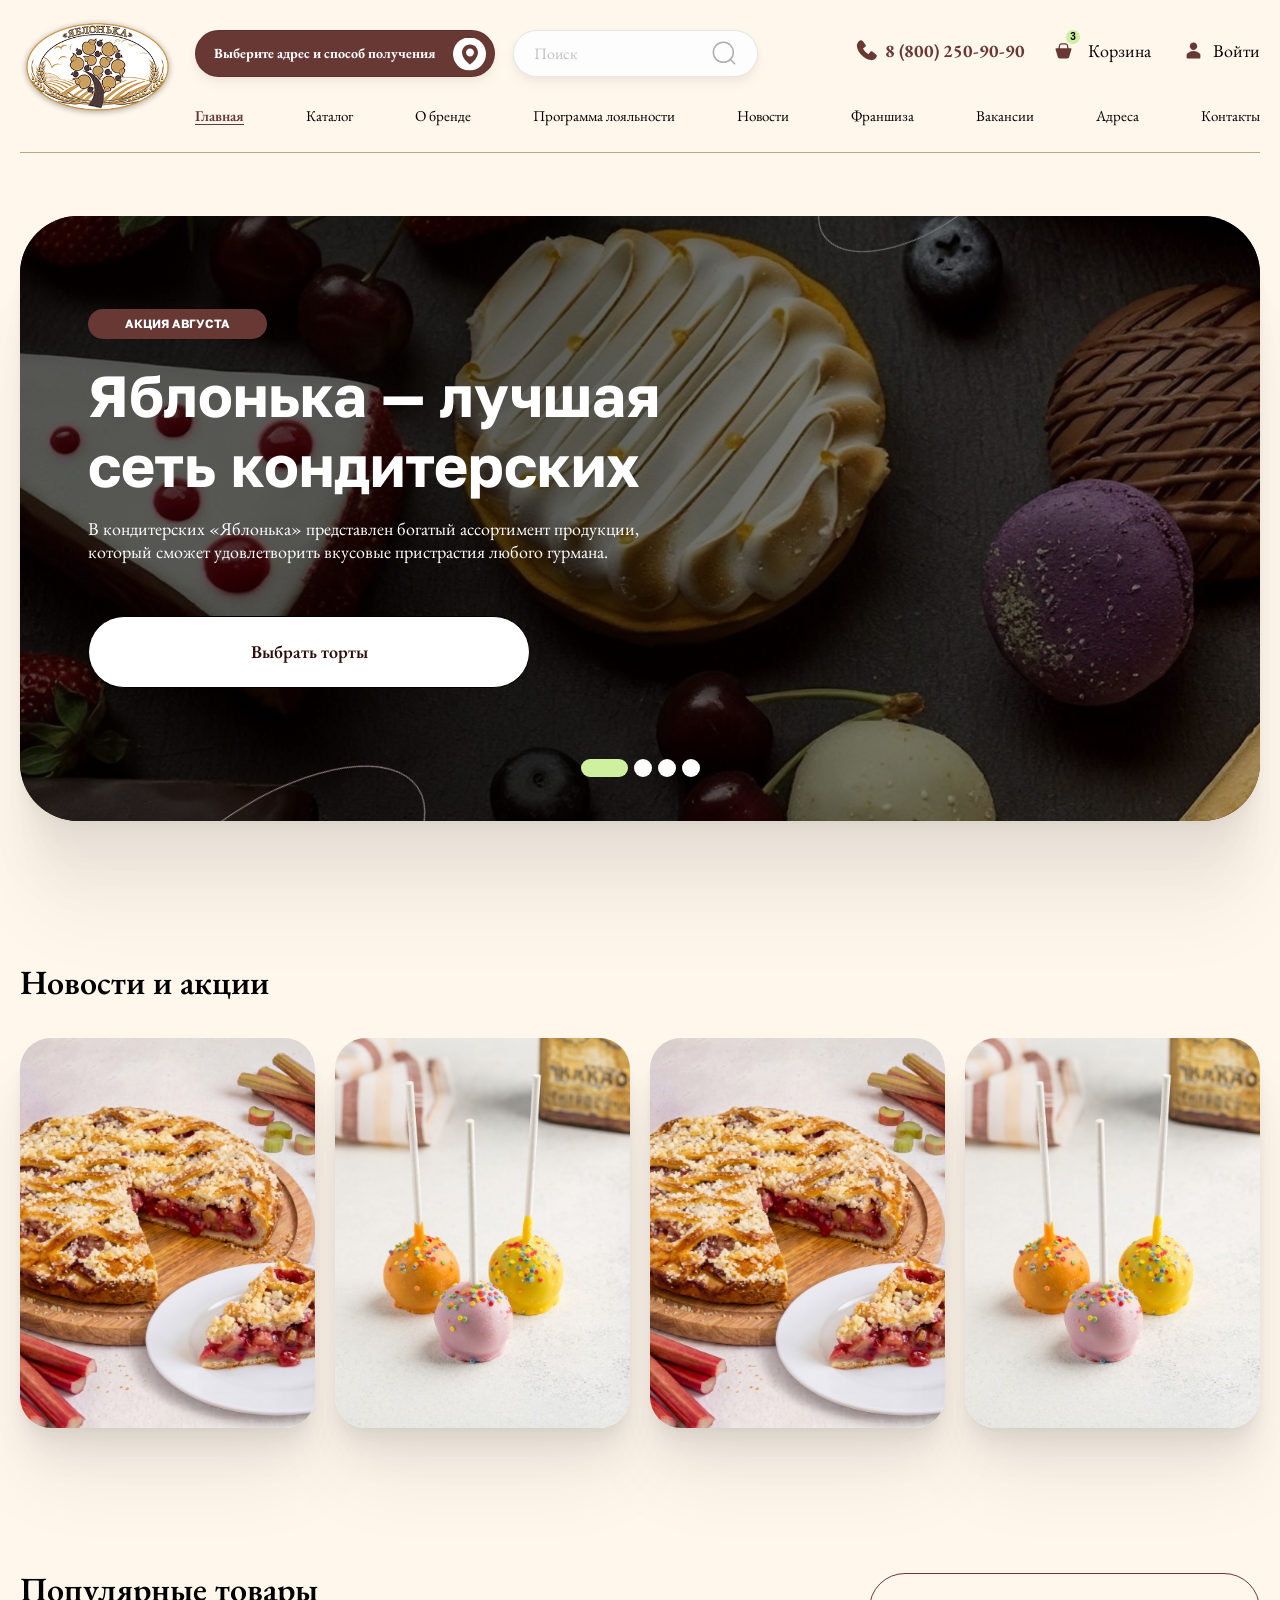
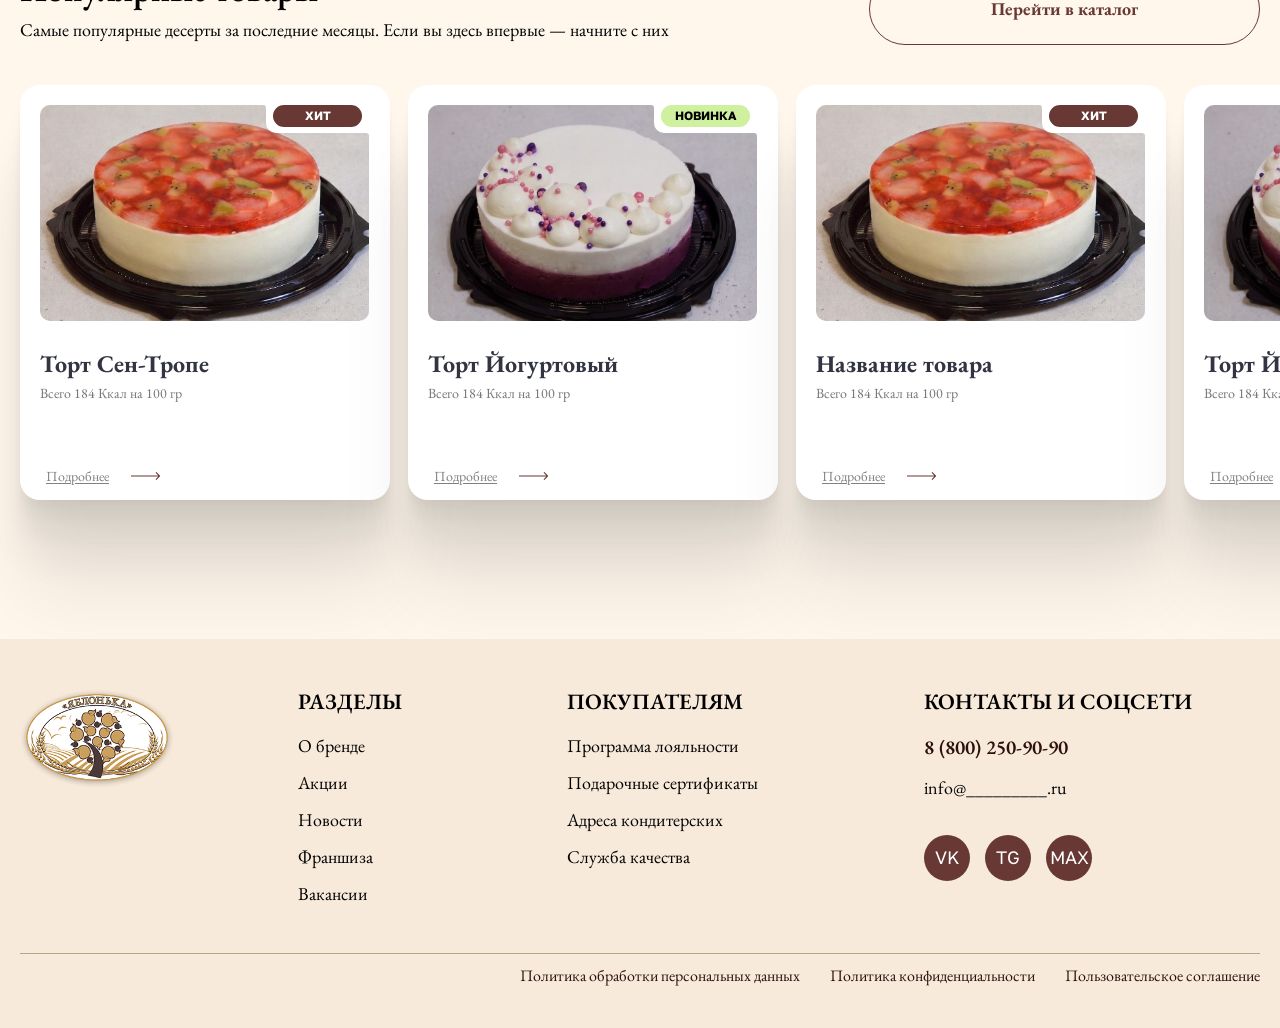
<file: index.html>
<!DOCTYPE html>
<html lang="ru">
  <head>
    <meta charset="UTF-8">
    <meta name="viewport" content="width=device-width, initial-scale=1.0">
    <meta name="description" content="">
    <title>Яблонька — сеть кондитерских</title>
    <link rel="icon" href="images/logo.png" type="image/png">

    <link rel="preconnect" href="https://fonts.googleapis.com">
    <link rel="preconnect" href="https://fonts.gstatic.com" crossorigin>
    <link href="https://fonts.googleapis.com/css2?family=EB+Garamond:wght@400;600;700;800&family=Golos+Text:wght@400;600;700&display=swap" rel="stylesheet">

    <link rel="stylesheet" href="vendor/fancybox/fancybox-6.1.15.css">
    <link rel="stylesheet" href="vendor/select2/select2-4.0.13.min.css">
    <link rel="stylesheet" href="vendor/swiper/swiper-bundle-14.2.0.min.css">
    <link rel="stylesheet" href="css/style.css">
  </head>
  <body>
    <header class="site-header" data-site-header-root>
      <div class="site-header__container">
        <div class="site-header__top">
          <a class="site-header__logo-link" href="index.html" aria-label="Яблонька — главная страница">
            <img class="site-header__logo" src="images/logo.png" alt="Яблонька">
          </a>

          <button class="address-button" type="button" aria-label="Выберите адрес и способ получения" aria-haspopup="dialog" aria-controls="address-modal" data-address-modal-open>
            <span class="address-button__text">Выберите адрес и способ получения</span>
            <span class="address-button__icon-shell" aria-hidden="true">
              <img class="address-button__circle" src="images/address-circle.svg" alt="">
              <img class="address-button__pin" src="images/address-pin.svg" alt="">
            </span>
          </button>

          <form class="site-search site-header__desktop-search" role="search">
            <label class="visually-hidden" for="site-search-desktop">Поиск по сайту</label>
            <input class="site-search__input" id="site-search-desktop" type="search" name="query" placeholder="Поиск">
            <button class="site-search__button" type="submit" aria-label="Найти">
              <img class="site-search__icon" src="images/search.svg" alt="">
            </button>
          </form>

          <a class="site-header__phone" href="tel:88002509090" aria-label="Позвонить по номеру 8 (800) 250-90-90">
            <span class="site-header__phone-icon" aria-hidden="true">
              <img class="site-header__phone-icon-image" src="images/header-decoration.svg" alt="">
            </span>
            <span class="site-header__phone-text">8 (800) 250-90-90</span>
          </a>

          <a class="site-header__cart" href="#" aria-label="Корзина, 3 товара">
            <span class="site-header__cart-icon-shell" aria-hidden="true">
              <img class="site-header__cart-icon" src="images/cart.svg" alt="">
              <span class="site-header__cart-count-shell">
                <img class="site-header__cart-count-circle" src="images/cart-count.svg" alt="">
                <span class="site-header__cart-count">3</span>
              </span>
            </span>
            <span class="site-header__cart-text">Корзина</span>
          </a>

          <a class="site-header__account" href="#">
            <img class="site-header__account-icon" src="images/account.svg" alt="">
            <span>Войти</span>
          </a>

          <button class="site-header__menu-toggle" type="button" aria-expanded="false" aria-controls="site-navigation" aria-label="Открыть меню" data-menu-toggle>
            <span class="site-header__menu-line"></span>
            <span class="site-header__menu-line"></span>
            <span class="site-header__menu-line"></span>
          </button>
        </div>

        <nav class="site-nav" id="site-navigation" aria-label="Основная навигация">
          <div class="site-nav__mobile-tools">
            <form class="site-search site-nav__mobile-search" role="search">
              <label class="visually-hidden" for="site-search-mobile">Поиск по сайту</label>
              <input class="site-search__input" id="site-search-mobile" type="search" name="query" placeholder="Поиск">
              <button class="site-search__button" type="submit" aria-label="Найти">
                <img class="site-search__icon" src="images/search.svg" alt="">
              </button>
            </form>
            <a class="site-nav__mobile-account" href="#">
              <img class="site-nav__mobile-account-icon" src="images/account.svg" alt="">
              <span>Войти</span>
            </a>
          </div>

          <ul class="site-nav__list">
            <li class="site-nav__item"><a class="site-nav__link" href="index.html" aria-current="page">Главная</a></li>
            <li class="site-nav__item"><a class="site-nav__link" href="catalog.html">Каталог</a></li>
            <li class="site-nav__item"><a class="site-nav__link" href="about.html">О бренде</a></li>
            <li class="site-nav__item"><a class="site-nav__link" href="loyalty.html">Программа лояльности</a></li>
            <li class="site-nav__item"><a class="site-nav__link" href="#">Новости</a></li>
            <li class="site-nav__item"><a class="site-nav__link" href="#">Франшиза</a></li>
            <li class="site-nav__item"><a class="site-nav__link" href="#">Вакансии</a></li>
            <li class="site-nav__item"><a class="site-nav__link" href="#">Адреса</a></li>
            <li class="site-nav__item"><a class="site-nav__link" href="contacts.html">Контакты</a></li>
          </ul>
        </nav>
      </div>
    </header>

    <main class="home-page">
      <section class="home-hero container" aria-label="Главные акции">
        <div class="home-hero__slider swiper" data-hero-slider>
          <div class="home-hero__slides swiper-wrapper">
          <div class="hero-slide swiper-slide">
            <img class="hero-slide__image" src="images/index/hero-desserts.png" alt="Тарталетки, макароны и ягоды" width="1620" height="605" fetchpriority="high">
            <div class="hero-slide__shade" aria-hidden="true"></div>
            <img class="hero-slide__decoration hero-slide__decoration--bottom" src="images/index/hero-decoration-bottom.svg" alt="" width="343" height="163">
            <img class="hero-slide__decoration hero-slide__decoration--top" src="images/index/hero-decoration-top.svg" alt="" width="232" height="117">
            <div class="hero-slide__content">
              <span class="hero-slide__label">АКЦИЯ АВГУСТА</span>
              <h1 class="hero-slide__title">Яблонька — лучшая сеть кондитерских</h1>
              <p class="hero-slide__description">В кондитерских «Яблонька» представлен богатый ассортимент продукции, который сможет удовлетворить вкусовые пристрастия любого гурмана.</p>
              <a class="home-button hero-slide__button" href="#">Выбрать торты</a>
            </div>
          </div>
          <div class="hero-slide swiper-slide">
            <img class="hero-slide__image" src="images/index/hero-desserts.png" alt="Тарталетки, макароны и ягоды" width="1620" height="605">
            <div class="hero-slide__shade" aria-hidden="true"></div>
            <img class="hero-slide__decoration hero-slide__decoration--bottom" src="images/index/hero-decoration-bottom.svg" alt="" width="343" height="163">
            <img class="hero-slide__decoration hero-slide__decoration--top" src="images/index/hero-decoration-top.svg" alt="" width="232" height="117">
            <div class="hero-slide__content">
              <span class="hero-slide__label">АКЦИЯ АВГУСТА</span>
              <h2 class="hero-slide__title">Яблонька — лучшая сеть кондитерских</h2>
              <p class="hero-slide__description">В кондитерских «Яблонька» представлен богатый ассортимент продукции, который сможет удовлетворить вкусовые пристрастия любого гурмана.</p>
              <a class="home-button hero-slide__button" href="#">Выбрать торты</a>
            </div>
          </div>
          <div class="hero-slide swiper-slide">
            <img class="hero-slide__image" src="images/index/hero-desserts.png" alt="Тарталетки, макароны и ягоды" width="1620" height="605">
            <div class="hero-slide__shade" aria-hidden="true"></div>
            <img class="hero-slide__decoration hero-slide__decoration--bottom" src="images/index/hero-decoration-bottom.svg" alt="" width="343" height="163">
            <img class="hero-slide__decoration hero-slide__decoration--top" src="images/index/hero-decoration-top.svg" alt="" width="232" height="117">
            <div class="hero-slide__content">
              <span class="hero-slide__label">АКЦИЯ АВГУСТА</span>
              <h2 class="hero-slide__title">Яблонька — лучшая сеть кондитерских</h2>
              <p class="hero-slide__description">В кондитерских «Яблонька» представлен богатый ассортимент продукции, который сможет удовлетворить вкусовые пристрастия любого гурмана.</p>
              <a class="home-button hero-slide__button" href="#">Выбрать торты</a>
            </div>
          </div>
          <div class="hero-slide swiper-slide">
            <img class="hero-slide__image" src="images/index/hero-desserts.png" alt="Тарталетки, макароны и ягоды" width="1620" height="605">
            <div class="hero-slide__shade" aria-hidden="true"></div>
            <img class="hero-slide__decoration hero-slide__decoration--bottom" src="images/index/hero-decoration-bottom.svg" alt="" width="343" height="163">
            <img class="hero-slide__decoration hero-slide__decoration--top" src="images/index/hero-decoration-top.svg" alt="" width="232" height="117">
            <div class="hero-slide__content">
              <span class="hero-slide__label">АКЦИЯ АВГУСТА</span>
              <h2 class="hero-slide__title">Яблонька — лучшая сеть кондитерских</h2>
              <p class="hero-slide__description">В кондитерских «Яблонька» представлен богатый ассортимент продукции, который сможет удовлетворить вкусовые пристрастия любого гурмана.</p>
              <a class="home-button hero-slide__button" href="#">Выбрать торты</a>
            </div>
          </div>
          </div>
        </div>
        <div class="home-hero__pagination" data-hero-pagination aria-label="Выбор главного слайда"></div>
      </section>

      <section class="home-news container" aria-labelledby="home-news-title">
        <h2 class="home-section-title home-news__title" id="home-news-title">Новости и акции</h2>
        <div class="home-news__slider swiper" data-news-slider>
          <div class="home-news__slides swiper-wrapper">
            <div class="home-news__slide swiper-slide">
              <a class="news-card" href="#" aria-label="Подробнее о новости и акции №1">
                <img class="news-card__image" src="images/index/news-pie.png" alt="Ягодный пирог и порция на тарелке" width="390" height="516" loading="lazy">
              </a>
            </div>
            <div class="home-news__slide swiper-slide">
              <a class="news-card" href="#" aria-label="Подробнее о новости и акции №2">
                <img class="news-card__image" src="images/index/news-cake-pops.png" alt="Разноцветные кейк-попсы" width="390" height="516" loading="lazy">
              </a>
            </div>
            <div class="home-news__slide swiper-slide">
              <a class="news-card" href="#" aria-label="Подробнее о новости и акции №3">
                <img class="news-card__image" src="images/index/news-pie.png" alt="Ягодный пирог и порция на тарелке" width="390" height="516" loading="lazy">
              </a>
            </div>
            <div class="home-news__slide swiper-slide">
              <a class="news-card" href="#" aria-label="Подробнее о новости и акции №4">
                <img class="news-card__image" src="images/index/news-cake-pops.png" alt="Разноцветные кейк-попсы" width="390" height="516" loading="lazy">
              </a>
            </div>
          </div>
        </div>
        <div class="home-carousel-pagination" data-news-pagination aria-label="Выбор новости"></div>
      </section>

      <section class="home-products" aria-labelledby="home-products-title">
        <div class="container">
          <div class="home-products__header">
            <div class="home-products__intro">
              <h2 class="home-section-title" id="home-products-title">Популярные товары</h2>
              <p class="home-products__description">Самые популярные десерты за последние месяцы. Если вы здесь впервые — начните с них</p>
            </div>
            <a class="home-button home-products__catalog" href="catalog.html">Перейти в каталог</a>
          </div>
          <div class="home-products__slider swiper" data-products-slider>
            <div class="home-products__slides swiper-wrapper">
            <div class="home-products__slide swiper-slide">
              <a class="product-card" href="#" aria-label="Подробнее о товаре «Торт Сен-Тропе»">
                <img class="product-card__image" src="images/index/cake-saint-tropez.png" alt="Торт с клубничной начинкой" width="329" height="216" loading="lazy">
                <span class="product-card__badge">ХИТ</span>
                <h3 class="product-card__title">Торт Сен-Тропе</h3>
                <p class="product-card__description">Всего 184 Ккал на 100 гр</p>
                <span class="product-card__link">
                  <span class="product-card__link-text">Подробнее</span>
                  <img class="product-card__arrow" src="images/index/product-arrow.svg" alt="" width="29" height="8">
                </span>
              </a>
            </div>
            <div class="home-products__slide swiper-slide">
              <a class="product-card" href="#" aria-label="Подробнее о товаре «Торт Йогуртовый»">
                <img class="product-card__image" src="images/index/cake-yogurt.png" alt="Йогуртовый торт с белым кремом и ягодами" width="329" height="216" loading="lazy">
                <span class="product-card__badge product-card__badge--new">НОВИНКА</span>
                <h3 class="product-card__title">Торт Йогуртовый</h3>
                <p class="product-card__description">Всего 184 Ккал на 100 гр</p>
                <span class="product-card__link">
                  <span class="product-card__link-text">Подробнее</span>
                  <img class="product-card__arrow" src="images/index/product-arrow.svg" alt="" width="29" height="8">
                </span>
              </a>
            </div>
            <div class="home-products__slide swiper-slide">
              <a class="product-card" href="#" aria-label="Подробнее о товаре «Название товара»">
                <img class="product-card__image" src="images/index/cake-saint-tropez.png" alt="Торт с клубничной начинкой" width="329" height="216" loading="lazy">
                <span class="product-card__badge">ХИТ</span>
                <h3 class="product-card__title">Название товара</h3>
                <p class="product-card__description">Всего 184 Ккал на 100 гр</p>
                <span class="product-card__link">
                  <span class="product-card__link-text">Подробнее</span>
                  <img class="product-card__arrow" src="images/index/product-arrow.svg" alt="" width="29" height="8">
                </span>
              </a>
            </div>
            <div class="home-products__slide swiper-slide">
              <a class="product-card" href="#" aria-label="Подробнее о товаре «Торт Йогуртовый»">
                <img class="product-card__image" src="images/index/cake-yogurt.png" alt="Йогуртовый торт с белым кремом и ягодами" width="329" height="216" loading="lazy">
                <span class="product-card__badge product-card__badge--new">НОВИНКА</span>
                <h3 class="product-card__title">Торт Йогуртовый</h3>
                <p class="product-card__description">Всего 184 Ккал на 100 гр</p>
                <span class="product-card__link">
                  <span class="product-card__link-text">Подробнее</span>
                  <img class="product-card__arrow" src="images/index/product-arrow.svg" alt="" width="29" height="8">
                </span>
              </a>
            </div>
            <div class="home-products__slide swiper-slide">
              <a class="product-card" href="#" aria-label="Подробнее о товаре «Название товара»">
                <img class="product-card__image" src="images/index/cake-saint-tropez.png" alt="Торт с клубничной начинкой" width="329" height="216" loading="lazy">
                <span class="product-card__badge">ХИТ</span>
                <h3 class="product-card__title">Название товара</h3>
                <p class="product-card__description">Всего 184 Ккал на 100 гр</p>
                <span class="product-card__link">
                  <span class="product-card__link-text">Подробнее</span>
                  <img class="product-card__arrow" src="images/index/product-arrow.svg" alt="" width="29" height="8">
                </span>
              </a>
            </div>
            </div>
          </div>
          <div class="home-carousel-pagination" data-products-pagination aria-label="Выбор товара"></div>
        </div>
      </section>
    </main>

    <footer class="site-footer">
      <div class="container">
        <div class="site-footer__top">
          <div class="site-footer__brand">
            <a class="site-footer__logo-link" href="index.html" aria-label="Яблонька — главная страница">
              <img class="site-footer__logo" src="images/logo.png" alt="Яблонька">
            </a>
          </div>

          <section class="site-footer__column" aria-labelledby="footer-sections">
            <h2 class="site-footer__title" id="footer-sections">РАЗДЕЛЫ</h2>
            <ul class="site-footer__list">
              <li><a class="site-footer__link" href="about.html">О бренде</a></li>
              <li><a class="site-footer__link" href="#">Акции</a></li>
              <li><a class="site-footer__link" href="#">Новости</a></li>
              <li><a class="site-footer__link" href="#">Франшиза</a></li>
              <li><a class="site-footer__link" href="#">Вакансии</a></li>
            </ul>
          </section>

          <section class="site-footer__column" aria-labelledby="footer-customers">
            <h2 class="site-footer__title" id="footer-customers">ПОКУПАТЕЛЯМ</h2>
            <ul class="site-footer__list">
              <li><a class="site-footer__link" href="loyalty.html">Программа лояльности</a></li>
              <li><a class="site-footer__link" href="#">Подарочные сертификаты</a></li>
              <li><a class="site-footer__link" href="#">Адреса кондитерских</a></li>
              <li><a class="site-footer__link" href="contacts.html#quality-service">Служба качества</a></li>
            </ul>
          </section>

          <section class="site-footer__contacts" aria-labelledby="footer-contacts">
            <h2 class="site-footer__title" id="footer-contacts">КОНТАКТЫ И СОЦСЕТИ</h2>
            <a class="site-footer__phone" href="tel:88002509090">8 (800) 250-90-90</a>
            <a class="site-footer__email" href="mailto:info@_________.ru">info@_________.ru</a>
            <div class="site-footer__socials">
              <a class="site-footer__social-link" href="#" aria-label="VK">
                <span class="site-footer__social-label">VK</span>
              </a>
              <a class="site-footer__social-link" href="#" aria-label="TG">
                <span class="site-footer__social-label">TG</span>
              </a>
              <a class="site-footer__social-link" href="#" aria-label="TG">
                <span class="site-footer__social-label">MAX</span>
              </a>
            </div>
          </section>
        </div>

        <div class="site-footer__bottom">
          <a class="site-footer__legal-link" href="#">Политика обработки персональных данных</a>
          <a class="site-footer__legal-link" href="#">Политика конфиденциальности</a>
          <a class="site-footer__legal-link" href="#">Пользовательское соглашение</a>
        </div>
      </div>
    </footer>

    <div class="address-modal" id="address-modal" data-display="block" data-selectable>
      <div class="address-modal__window">
        <div class="address-modal__header">
          <h2 class="address-modal__title" id="address-modal-title">Мои адреса</h2>
          <button class="address-modal__close" type="button" aria-label="Закрыть окно выбора адреса" data-address-modal-close data-fancybox-close autofocus>
            <img class="address-modal__close-icon" src="images/modal-close.svg" alt="" width="29" height="29">
          </button>
        </div>

        <form class="address-modal__form" data-address-form>
          <div class="address-tabs" role="tablist" aria-label="Способ получения заказа">
            <button class="address-tabs__tab address-tabs__tab--active" id="address-tab-delivery" type="button" role="tab" aria-selected="true" aria-controls="address-panel-delivery" data-address-tab="delivery">
              <span class="address-tabs__icon-shell" aria-hidden="true">
                <img class="address-tabs__icon address-tabs__icon--default" src="images/delivery.svg" alt="" width="24" height="24">
                <img class="address-tabs__icon address-tabs__icon--active" src="images/delivery-active.svg" alt="" width="24" height="24">
              </span>
              Доставка
            </button>
            <button class="address-tabs__tab" id="address-tab-pickup" type="button" role="tab" aria-selected="false" aria-controls="address-panel-pickup" tabindex="-1" data-address-tab="pickup">
              <span class="address-tabs__icon-shell address-tabs__icon-shell--pickup" aria-hidden="true">
                <img class="address-tabs__icon address-tabs__icon--default" src="images/pickup.svg" alt="" width="21" height="19">
                <img class="address-tabs__icon address-tabs__icon--active" src="images/pickup-active.svg" alt="" width="21" height="19">
              </span>
              Самовывоз
            </button>
          </div>

          <p class="address-modal__description" id="address-modal-description">От указанного адреса и способа получения заказа зависит ассортимент и цены на товары</p>

          <div class="address-modal__panel" id="address-panel-delivery" role="tabpanel" aria-labelledby="address-tab-delivery" data-address-panel="delivery">
            <div class="address-modal__delivery-fields">
              <div class="address-select">
                <label class="visually-hidden" for="delivery-address">Улица доставки</label>
                <select class="address-select__input" id="delivery-address" name="delivery-address" data-address-select="delivery" data-placeholder="Введите улицу доставки" required>
                  <option value=""></option>
                </select>
                <button class="address-select__clear" type="button" aria-label="Очистить улицу доставки" hidden data-address-clear="delivery"></button>
              </div>
              <div class="address-modal__house-field">
                <label class="visually-hidden" for="delivery-house">Номер дома</label>
                <input class="address-modal__house-input" id="delivery-house" name="delivery-house" type="text" autocomplete="address-line2" placeholder="Дом" required data-address-house>
              </div>
            </div>
          </div>

          <div class="address-modal__panel address-modal__panel--pickup" id="address-panel-pickup" role="tabpanel" aria-labelledby="address-tab-pickup" hidden data-address-panel="pickup">
            <button class="address-modal__map-link" type="button" data-pickup-map-open>Посмотреть все ПВЗ на карте</button>
            <div class="address-select">
              <label class="visually-hidden" for="pickup-address">Адрес кондитерской для самовывоза</label>
              <select class="address-select__input" id="pickup-address" name="pickup-address" data-address-select="pickup" data-placeholder="Выберите адрес кондитерской">
                <option value=""></option>
              </select>
              <button class="address-select__clear" type="button" aria-label="Очистить адрес самовывоза" hidden data-address-clear="pickup"></button>
            </div>
          </div>

          <button class="address-modal__confirm" type="submit" disabled>Подтвердить</button>
        </form>
      </div>
    </div>

    <div class="pickup-map" id="pickup-map" data-display="block" data-selectable>
      <div class="pickup-map__window">
        <div class="pickup-map__header">
          <h2 class="pickup-map__title" id="pickup-map-title">Пункты самовывоза</h2>
          <button class="pickup-map__close" type="button" aria-label="Закрыть карту пунктов самовывоза" data-pickup-map-close data-fancybox-close>
            <img src="images/modal-close.svg" alt="" width="29" height="29">
          </button>
        </div>
        <p class="pickup-map__description">Выберите кондитерскую на карте</p>
        <div class="pickup-map__map-shell" data-pickup-map-shell role="group" tabindex="0" aria-label="Карта пунктов самовывоза" aria-describedby="pickup-map-keyboard-help">
          <p class="visually-hidden" id="pickup-map-keyboard-help">Переключайте пункты стрелками, затем нажмите Enter, чтобы перейти к кнопке «Выбрать».</p>
          <div class="pickup-map__canvas" data-pickup-map-canvas aria-label="Карта пунктов самовывоза"></div>
          <p class="pickup-map__status" data-pickup-map-status role="status">Загружаем карту…</p>
          <article class="pickup-map__card" data-pickup-map-card hidden>
            <h3 class="pickup-map__card-title" data-pickup-shop-name></h3>
            <p class="pickup-map__card-address" data-pickup-shop-address></p>
            <p class="pickup-map__card-detail" data-pickup-shop-hours></p>
            <p class="pickup-map__card-detail" data-pickup-shop-phone></p>
            <p class="pickup-map__card-detail" data-pickup-shop-descr></p>
            <button class="pickup-map__select" type="button" data-pickup-map-select>Выбрать</button>
          </article>
        </div>
      </div>
    </div>

    <script src="vendor/jquery/jquery-3.7.1.min.js" defer></script>
    <script src="vendor/select2/select2-4.0.13.min.js" defer></script>
    <script src="vendor/fancybox/fancybox-6.1.15.umd.js" defer></script>
    <script src="vendor/swiper/swiper-bundle-14.2.0.min.js" defer></script>
    <script type="module" src="js/app.js"></script>
  </body>
</html>
</file>
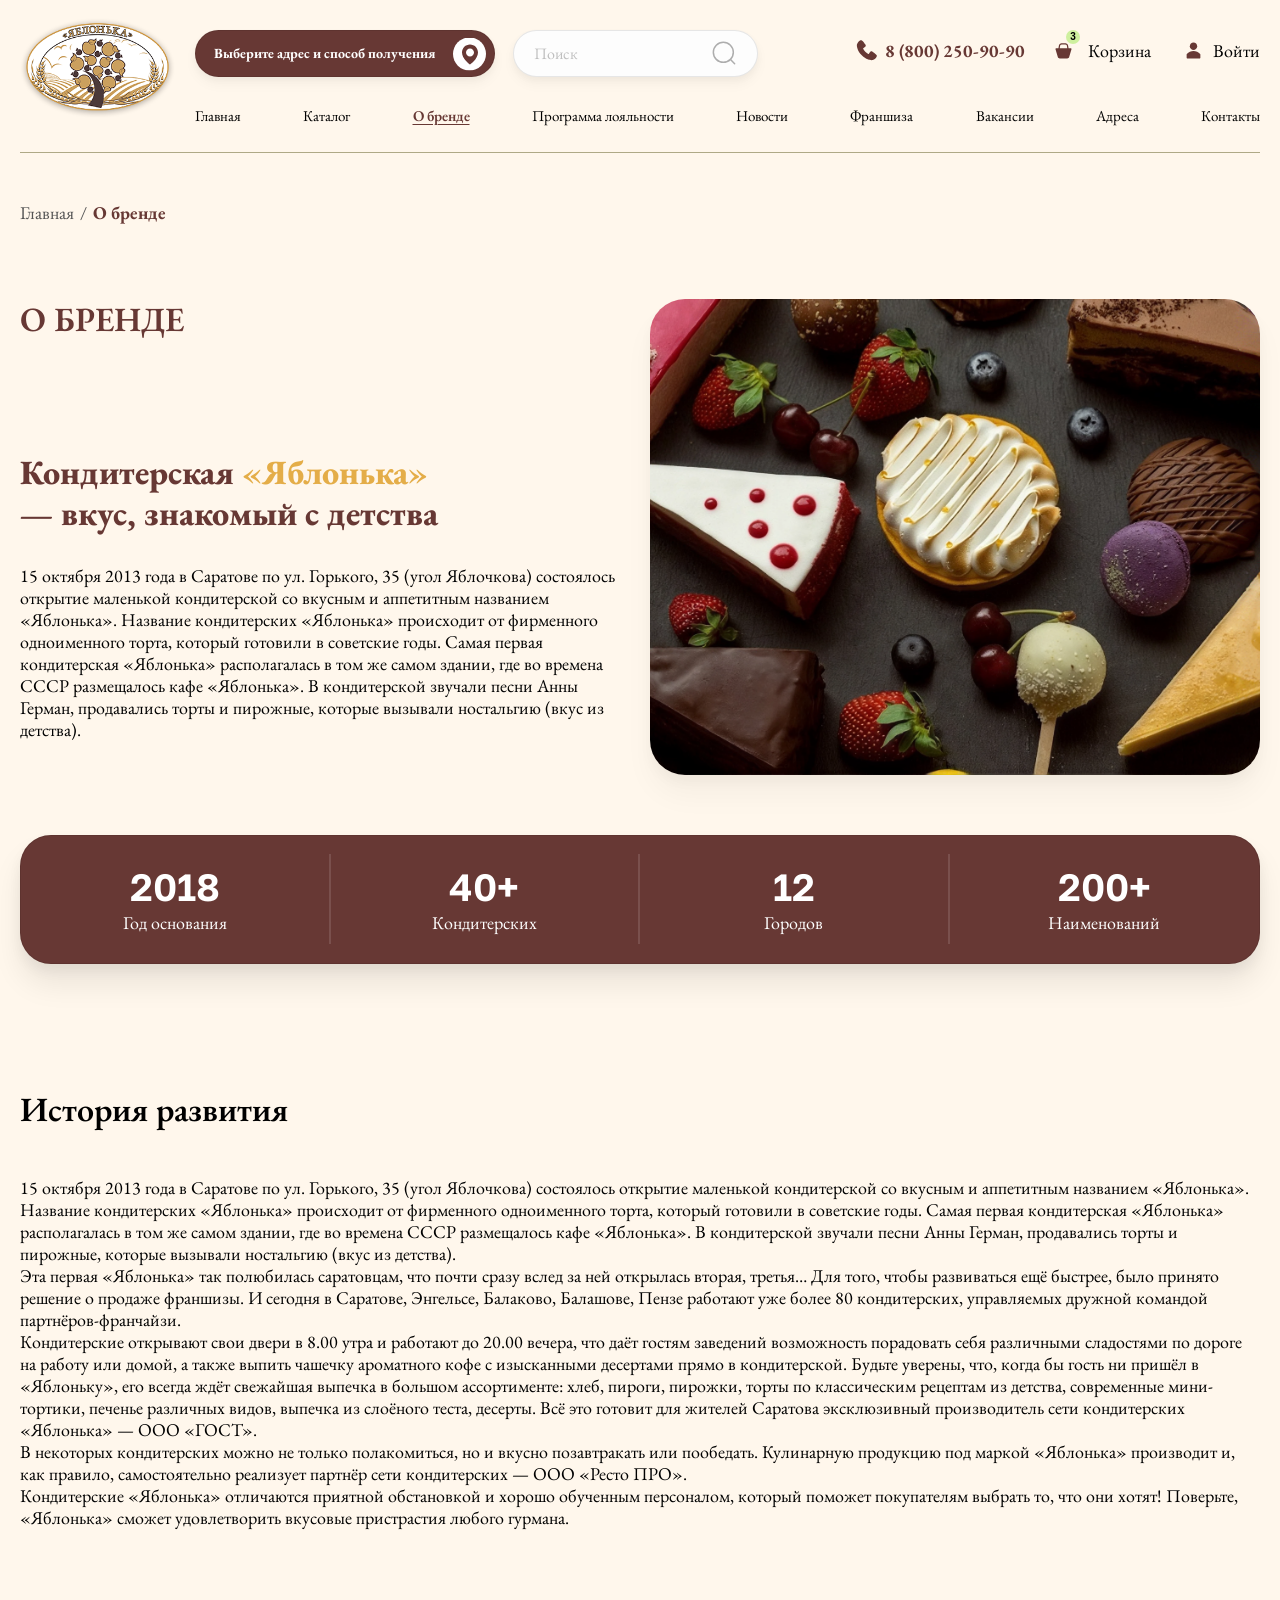
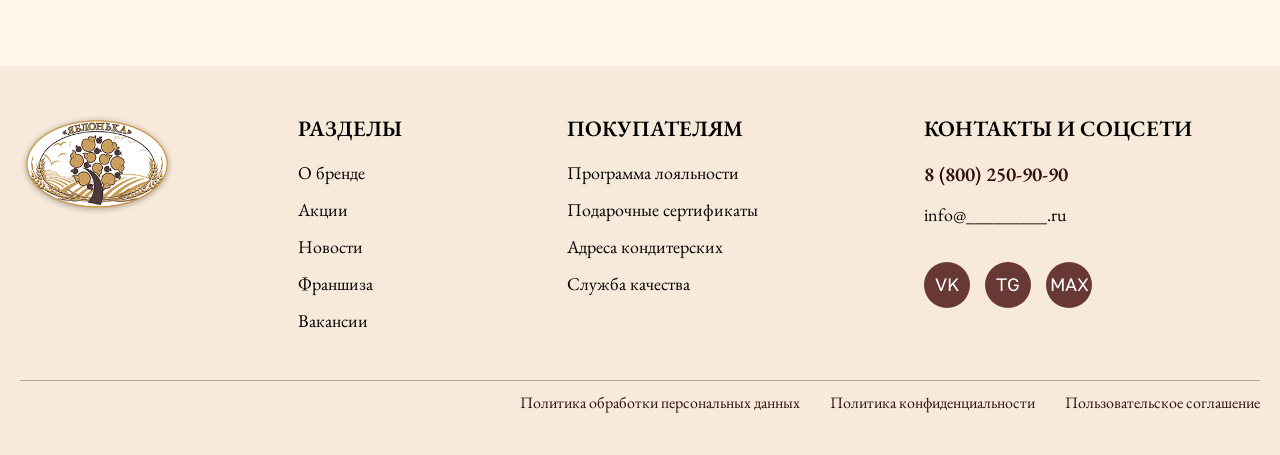
<file: about.html>
<!DOCTYPE html>
<html lang="ru">
  <head>
    <meta charset="UTF-8">
    <meta name="viewport" content="width=device-width, initial-scale=1.0">
    <meta name="description" content="">
    <title>О бренде — Яблонька</title>
    <link rel="icon" href="images/logo.png" type="image/png">

    <link rel="preconnect" href="https://fonts.googleapis.com">
    <link rel="preconnect" href="https://fonts.gstatic.com" crossorigin>
    <link href="https://fonts.googleapis.com/css2?family=EB+Garamond:wght@400;600;700;800&family=Golos+Text:wght@400;600;700&display=swap" rel="stylesheet">

    <link rel="stylesheet" href="vendor/fancybox/fancybox-6.1.15.css">
    <link rel="stylesheet" href="vendor/select2/select2-4.0.13.min.css">
    <link rel="stylesheet" href="css/style.css">
  </head>
  <body>
    <header class="site-header" data-site-header-root>
      <div class="site-header__container">
        <div class="site-header__top">
          <a class="site-header__logo-link" href="index.html" aria-label="Яблонька — главная страница">
            <img class="site-header__logo" src="images/logo.png" alt="Яблонька">
          </a>

          <button class="address-button" type="button" aria-label="Выберите адрес и способ получения" aria-haspopup="dialog" aria-controls="address-modal" data-address-modal-open>
            <span class="address-button__text">Выберите адрес и способ получения</span>
            <span class="address-button__icon-shell" aria-hidden="true">
              <img class="address-button__circle" src="images/address-circle.svg" alt="">
              <img class="address-button__pin" src="images/address-pin.svg" alt="">
            </span>
          </button>

          <form class="site-search site-header__desktop-search" role="search">
            <label class="visually-hidden" for="site-search-desktop">Поиск по сайту</label>
            <input class="site-search__input" id="site-search-desktop" type="search" name="query" placeholder="Поиск">
            <button class="site-search__button" type="submit" aria-label="Найти">
              <img class="site-search__icon" src="images/search.svg" alt="">
            </button>
          </form>

          <a class="site-header__phone" href="tel:88002509090" aria-label="Позвонить по номеру 8 (800) 250-90-90">
            <span class="site-header__phone-icon" aria-hidden="true">
              <img class="site-header__phone-icon-image" src="images/header-decoration.svg" alt="">
            </span>
            <span class="site-header__phone-text">8 (800) 250-90-90</span>
          </a>

          <a class="site-header__cart" href="#" aria-label="Корзина, 3 товара">
            <span class="site-header__cart-icon-shell" aria-hidden="true">
              <img class="site-header__cart-icon" src="images/cart.svg" alt="">
              <span class="site-header__cart-count-shell">
                <img class="site-header__cart-count-circle" src="images/cart-count.svg" alt="">
                <span class="site-header__cart-count">3</span>
              </span>
            </span>
            <span class="site-header__cart-text">Корзина</span>
          </a>

          <a class="site-header__account" href="#">
            <img class="site-header__account-icon" src="images/account.svg" alt="">
            <span>Войти</span>
          </a>

          <button class="site-header__menu-toggle" type="button" aria-expanded="false" aria-controls="site-navigation" aria-label="Открыть меню" data-menu-toggle>
            <span class="site-header__menu-line"></span>
            <span class="site-header__menu-line"></span>
            <span class="site-header__menu-line"></span>
          </button>
        </div>

        <nav class="site-nav" id="site-navigation" aria-label="Основная навигация">
          <div class="site-nav__mobile-tools">
            <form class="site-search site-nav__mobile-search" role="search">
              <label class="visually-hidden" for="site-search-mobile">Поиск по сайту</label>
              <input class="site-search__input" id="site-search-mobile" type="search" name="query" placeholder="Поиск">
              <button class="site-search__button" type="submit" aria-label="Найти">
                <img class="site-search__icon" src="images/search.svg" alt="">
              </button>
            </form>
            <a class="site-nav__mobile-account" href="#">
              <img class="site-nav__mobile-account-icon" src="images/account.svg" alt="">
              <span>Войти</span>
            </a>
          </div>

          <ul class="site-nav__list">
            <li class="site-nav__item"><a class="site-nav__link" href="index.html">Главная</a></li>
            <li class="site-nav__item"><a class="site-nav__link" href="catalog.html">Каталог</a></li>
            <li class="site-nav__item"><a class="site-nav__link" href="about.html" aria-current="page">О бренде</a></li>
            <li class="site-nav__item"><a class="site-nav__link" href="loyalty.html">Программа лояльности</a></li>
            <li class="site-nav__item"><a class="site-nav__link" href="#">Новости</a></li>
            <li class="site-nav__item"><a class="site-nav__link" href="#">Франшиза</a></li>
            <li class="site-nav__item"><a class="site-nav__link" href="#">Вакансии</a></li>
            <li class="site-nav__item"><a class="site-nav__link" href="#">Адреса</a></li>
            <li class="site-nav__item"><a class="site-nav__link" href="contacts.html">Контакты</a></li>
          </ul>
        </nav>
      </div>
    </header>

    <main class="about-page">
      <div class="container">
        <nav class="breadcrumbs" aria-label="Хлебные крошки">
          <a class="breadcrumbs__link" href="index.html">Главная</a>
          <span class="breadcrumbs__separator" aria-hidden="true">/</span>
          <span class="breadcrumbs__current" aria-current="page">О бренде</span>
        </nav>

        <section class="about-intro" aria-labelledby="about-title">
          <div class="about-intro__content">
            <p class="about-intro__eyebrow">О БРЕНДЕ</p>

            <h1 class="about-intro__title" id="about-title">
              Кондитерская <span class="about-intro__title-accent">«Яблонька»</span><br>
              — вкус, знакомый с детства
            </h1>

            <p class="about-intro__text">
              15 октября 2013 года в Саратове по ул. Горького, 35 (угол Яблочкова) состоялось открытие маленькой кондитерской со вкусным и аппетитным названием «Яблонька». Название кондитерских «Яблонька» происходит от фирменного одноименного торта, который готовили в советские годы. Самая первая кондитерская «Яблонька» располагалась в том же самом здании, где во времена СССР размещалось кафе «Яблонька». В кондитерской звучали песни Анны Герман, продавались торты и пирожные, которые вызывали ностальгию (вкус из детства).
            </p>
          </div>

          <div class="about-intro__media">
            <img class="about-intro__image" src="images/about/about-desserts.png" alt="Торты, пирожные, ягоды и конфеты кондитерской «Яблонька»">
          </div>
        </section>

        <section class="brand-stats" aria-label="Яблонька в цифрах">
          <div class="brand-stats__item">
            <strong class="brand-stats__value">2018</strong>
            <span class="brand-stats__label">Год основания</span>
          </div>
          <div class="brand-stats__item">
            <strong class="brand-stats__value">40+</strong>
            <span class="brand-stats__label">Кондитерских</span>
          </div>
          <div class="brand-stats__item">
            <strong class="brand-stats__value">12</strong>
            <span class="brand-stats__label">Городов</span>
          </div>
          <div class="brand-stats__item">
            <strong class="brand-stats__value">200+</strong>
            <span class="brand-stats__label">Наименований</span>
          </div>
        </section>

        <section class="brand-history" aria-labelledby="history-title">
          <h2 class="brand-history__title" id="history-title">История развития</h2>

          <div class="brand-history__copy">
            <p>
              15 октября 2013 года в Саратове по ул. Горького, 35 (угол Яблочкова) состоялось открытие маленькой кондитерской со вкусным и аппетитным названием «Яблонька». Название кондитерских «Яблонька» происходит от фирменного одноименного торта, который готовили в советские годы. Самая первая кондитерская «Яблонька» располагалась в том же самом здании, где во времена СССР размещалось кафе «Яблонька». В кондитерской звучали песни Анны Герман, продавались торты и пирожные, которые вызывали ностальгию (вкус из детства).
            </p>
            <p>
              Эта первая «Яблонька» так полюбилась саратовцам, что почти сразу вслед за ней открылась вторая, третья… Для того, чтобы развиваться ещё быстрее, было принято решение о продаже франшизы. И сегодня в Саратове, Энгельсе, Балаково, Балашове, Пензе работают уже более 80 кондитерских, управляемых дружной командой партнёров-франчайзи.
            </p>
            <p>
              Кондитерские открывают свои двери в 8.00 утра и работают до 20.00 вечера, что даёт гостям заведений возможность порадовать себя различными сладостями по дороге на работу или домой, а также выпить чашечку ароматного кофе с изысканными десертами прямо в кондитерской. Будьте уверены, что, когда бы гость ни пришёл в «Яблоньку», его всегда ждёт свежайшая выпечка в большом ассортименте: хлеб, пироги, пирожки, торты по классическим рецептам из детства, современные мини-тортики, печенье различных видов, выпечка из слоёного теста, десерты. Всё это готовит для жителей Саратова эксклюзивный производитель сети кондитерских «Яблонька» — ООО «ГОСТ».
            </p>
            <p>
              В некоторых кондитерских можно не только полакомиться, но и вкусно позавтракать или пообедать. Кулинарную продукцию под маркой «Яблонька» производит и, как правило, самостоятельно реализует партнёр сети кондитерских — ООО «Ресто ПРО».
            </p>
            <p>
              Кондитерские «Яблонька» отличаются приятной обстановкой и хорошо обученным персоналом, который поможет покупателям выбрать то, что они хотят! Поверьте, «Яблонька» сможет удовлетворить вкусовые пристрастия любого гурмана.
            </p>
          </div>
        </section>
      </div>
    </main>

    <footer class="site-footer">
      <div class="container">
        <div class="site-footer__top">
          <div class="site-footer__brand">
            <a class="site-footer__logo-link" href="index.html" aria-label="Яблонька — главная страница">
              <img class="site-footer__logo" src="images/logo.png" alt="Яблонька">
            </a>
          </div>

          <section class="site-footer__column" aria-labelledby="footer-sections">
            <h2 class="site-footer__title" id="footer-sections">РАЗДЕЛЫ</h2>
            <ul class="site-footer__list">
              <li><a class="site-footer__link" href="about.html">О бренде</a></li>
              <li><a class="site-footer__link" href="#">Акции</a></li>
              <li><a class="site-footer__link" href="#">Новости</a></li>
              <li><a class="site-footer__link" href="#">Франшиза</a></li>
              <li><a class="site-footer__link" href="#">Вакансии</a></li>
            </ul>
          </section>

          <section class="site-footer__column" aria-labelledby="footer-customers">
            <h2 class="site-footer__title" id="footer-customers">ПОКУПАТЕЛЯМ</h2>
            <ul class="site-footer__list">
              <li><a class="site-footer__link" href="loyalty.html">Программа лояльности</a></li>
              <li><a class="site-footer__link" href="#">Подарочные сертификаты</a></li>
              <li><a class="site-footer__link" href="#">Адреса кондитерских</a></li>
              <li><a class="site-footer__link" href="contacts.html#quality-service">Служба качества</a></li>
            </ul>
          </section>

          <section class="site-footer__contacts" aria-labelledby="footer-contacts">
            <h2 class="site-footer__title" id="footer-contacts">КОНТАКТЫ И СОЦСЕТИ</h2>
            <a class="site-footer__phone" href="tel:88002509090">8 (800) 250-90-90</a>
            <a class="site-footer__email" href="mailto:info@_________.ru">info@_________.ru</a>
            <div class="site-footer__socials">
              <a class="site-footer__social-link" href="#" aria-label="VK">
                <span class="site-footer__social-label">VK</span>
              </a>
              <a class="site-footer__social-link" href="#" aria-label="TG">
                <span class="site-footer__social-label">TG</span>
              </a>
              <a class="site-footer__social-link" href="#" aria-label="TG">
                <span class="site-footer__social-label">MAX</span>
              </a>
            </div>
          </section>
        </div>

        <div class="site-footer__bottom">
          <a class="site-footer__legal-link" href="#">Политика обработки персональных данных</a>
          <a class="site-footer__legal-link" href="#">Политика конфиденциальности</a>
          <a class="site-footer__legal-link" href="#">Пользовательское соглашение</a>
        </div>
      </div>
    </footer>

    <div class="address-modal" id="address-modal" data-display="block" data-selectable>
      <div class="address-modal__window">
        <div class="address-modal__header">
          <h2 class="address-modal__title" id="address-modal-title">Мои адреса</h2>
          <button class="address-modal__close" type="button" aria-label="Закрыть окно выбора адреса" data-address-modal-close data-fancybox-close autofocus>
            <img class="address-modal__close-icon" src="images/modal-close.svg" alt="" width="29" height="29">
          </button>
        </div>

        <form class="address-modal__form" data-address-form>
          <div class="address-tabs" role="tablist" aria-label="Способ получения заказа">
            <button class="address-tabs__tab address-tabs__tab--active" id="address-tab-delivery" type="button" role="tab" aria-selected="true" aria-controls="address-panel-delivery" data-address-tab="delivery">
              <span class="address-tabs__icon-shell" aria-hidden="true">
                <img class="address-tabs__icon address-tabs__icon--default" src="images/delivery.svg" alt="" width="24" height="24">
                <img class="address-tabs__icon address-tabs__icon--active" src="images/delivery-active.svg" alt="" width="24" height="24">
              </span>
              Доставка
            </button>
            <button class="address-tabs__tab" id="address-tab-pickup" type="button" role="tab" aria-selected="false" aria-controls="address-panel-pickup" tabindex="-1" data-address-tab="pickup">
              <span class="address-tabs__icon-shell address-tabs__icon-shell--pickup" aria-hidden="true">
                <img class="address-tabs__icon address-tabs__icon--default" src="images/pickup.svg" alt="" width="21" height="19">
                <img class="address-tabs__icon address-tabs__icon--active" src="images/pickup-active.svg" alt="" width="21" height="19">
              </span>
              Самовывоз
            </button>
          </div>

          <p class="address-modal__description" id="address-modal-description">От указанного адреса и способа получения заказа зависит ассортимент и цены на товары</p>

          <div class="address-modal__panel" id="address-panel-delivery" role="tabpanel" aria-labelledby="address-tab-delivery" data-address-panel="delivery">
            <div class="address-modal__delivery-fields">
              <div class="address-select">
                <label class="visually-hidden" for="delivery-address">Улица доставки</label>
                <select class="address-select__input" id="delivery-address" name="delivery-address" data-address-select="delivery" data-placeholder="Введите улицу доставки" required>
                  <option value=""></option>
                </select>
                <button class="address-select__clear" type="button" aria-label="Очистить улицу доставки" hidden data-address-clear="delivery"></button>
              </div>
              <div class="address-modal__house-field">
                <label class="visually-hidden" for="delivery-house">Номер дома</label>
                <input class="address-modal__house-input" id="delivery-house" name="delivery-house" type="text" autocomplete="address-line2" placeholder="Дом" required data-address-house>
              </div>
            </div>
          </div>

          <div class="address-modal__panel address-modal__panel--pickup" id="address-panel-pickup" role="tabpanel" aria-labelledby="address-tab-pickup" hidden data-address-panel="pickup">
            <button class="address-modal__map-link" type="button" data-pickup-map-open>Посмотреть все ПВЗ на карте</button>
            <div class="address-select">
              <label class="visually-hidden" for="pickup-address">Адрес кондитерской для самовывоза</label>
              <select class="address-select__input" id="pickup-address" name="pickup-address" data-address-select="pickup" data-placeholder="Выберите адрес кондитерской">
                <option value=""></option>
              </select>
              <button class="address-select__clear" type="button" aria-label="Очистить адрес самовывоза" hidden data-address-clear="pickup"></button>
            </div>
          </div>

          <button class="address-modal__confirm" type="submit" disabled>Подтвердить</button>
        </form>
      </div>
    </div>

    <div class="pickup-map" id="pickup-map" data-display="block" data-selectable>
      <div class="pickup-map__window">
        <div class="pickup-map__header">
          <h2 class="pickup-map__title" id="pickup-map-title">Пункты самовывоза</h2>
          <button class="pickup-map__close" type="button" aria-label="Закрыть карту пунктов самовывоза" data-pickup-map-close data-fancybox-close>
            <img src="images/modal-close.svg" alt="" width="29" height="29">
          </button>
        </div>
        <p class="pickup-map__description">Выберите кондитерскую на карте</p>
        <div class="pickup-map__map-shell" data-pickup-map-shell role="group" tabindex="0" aria-label="Карта пунктов самовывоза" aria-describedby="pickup-map-keyboard-help">
          <p class="visually-hidden" id="pickup-map-keyboard-help">Переключайте пункты стрелками, затем нажмите Enter, чтобы перейти к кнопке «Выбрать».</p>
          <div class="pickup-map__canvas" data-pickup-map-canvas aria-label="Карта пунктов самовывоза"></div>
          <p class="pickup-map__status" data-pickup-map-status role="status">Загружаем карту…</p>
          <article class="pickup-map__card" data-pickup-map-card hidden>
            <h3 class="pickup-map__card-title" data-pickup-shop-name></h3>
            <p class="pickup-map__card-address" data-pickup-shop-address></p>
            <p class="pickup-map__card-detail" data-pickup-shop-hours></p>
            <p class="pickup-map__card-detail" data-pickup-shop-phone></p>
            <p class="pickup-map__card-detail" data-pickup-shop-descr></p>
            <button class="pickup-map__select" type="button" data-pickup-map-select>Выбрать</button>
          </article>
        </div>
      </div>
    </div>

    <script src="vendor/jquery/jquery-3.7.1.min.js" defer></script>
    <script src="vendor/select2/select2-4.0.13.min.js" defer></script>
    <script src="vendor/fancybox/fancybox-6.1.15.umd.js" defer></script>
    <script type="module" src="js/app.js"></script>
  </body>
</html>
</file>
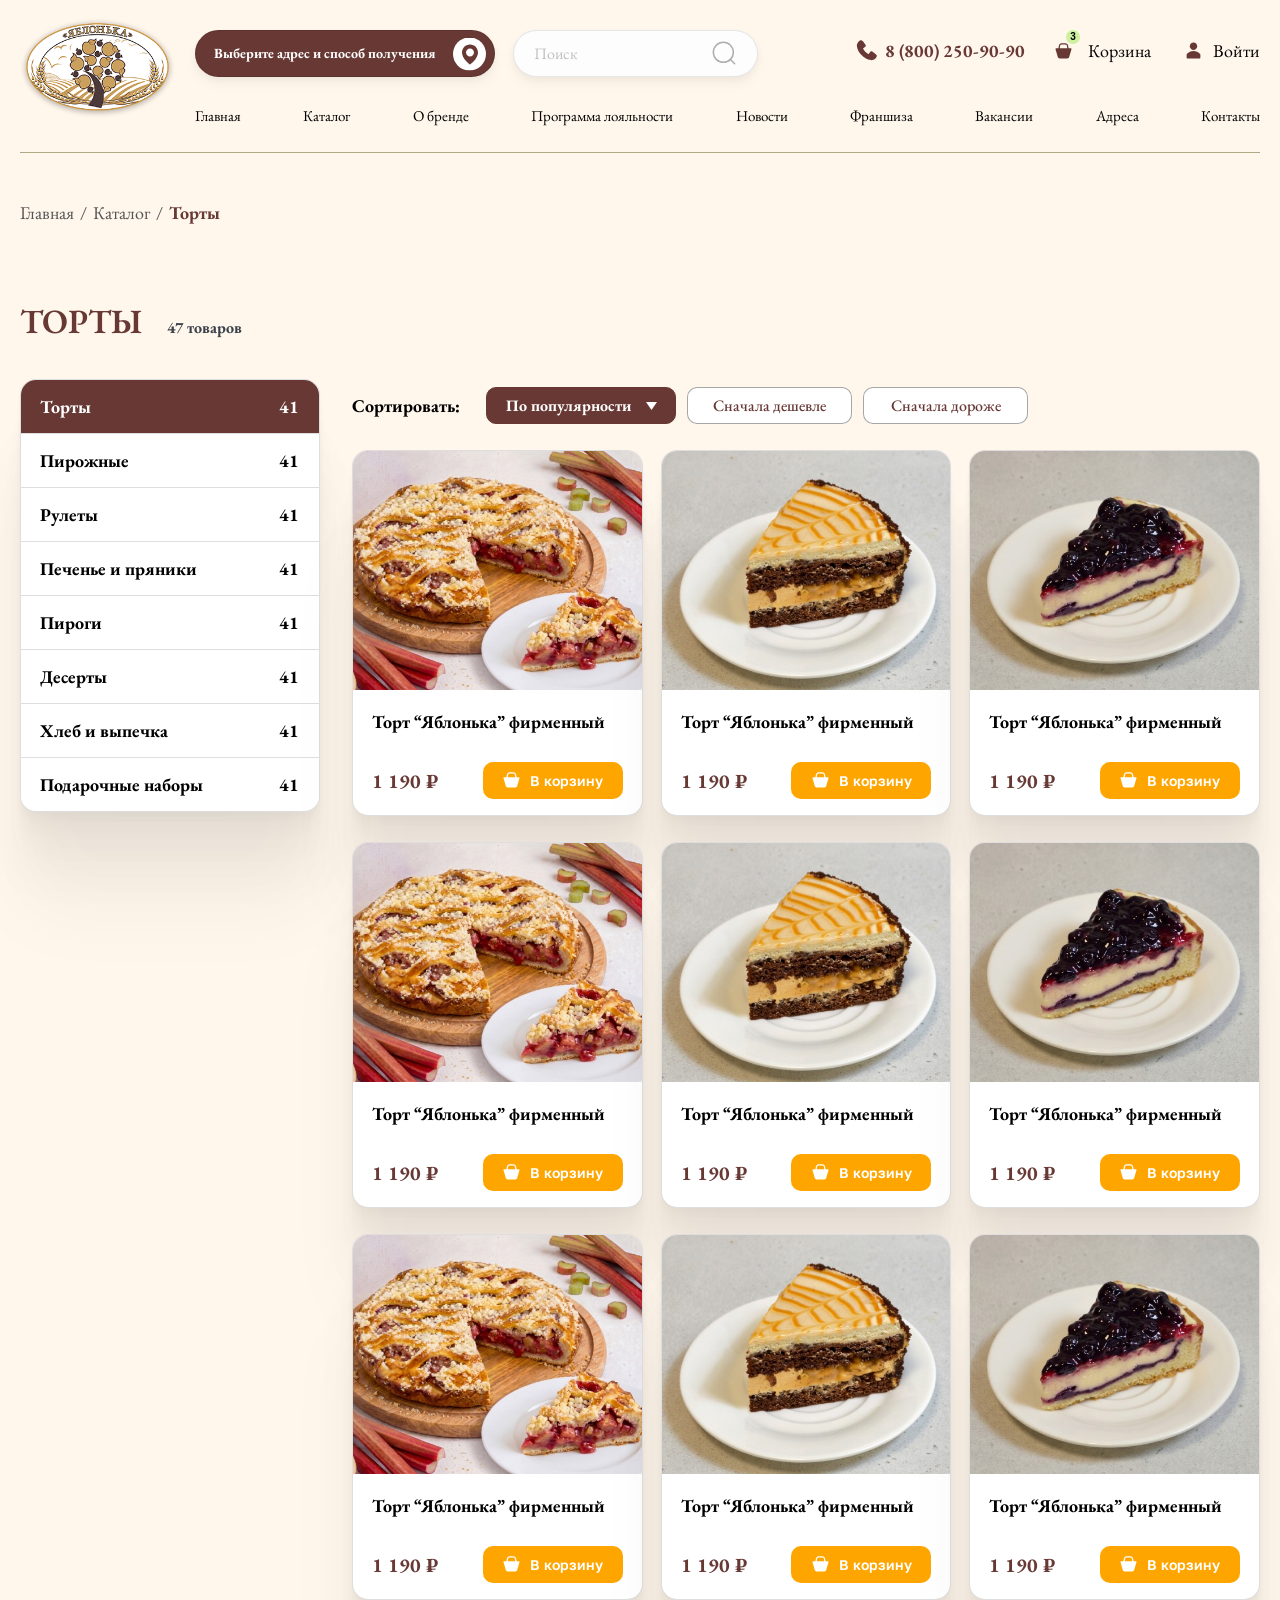
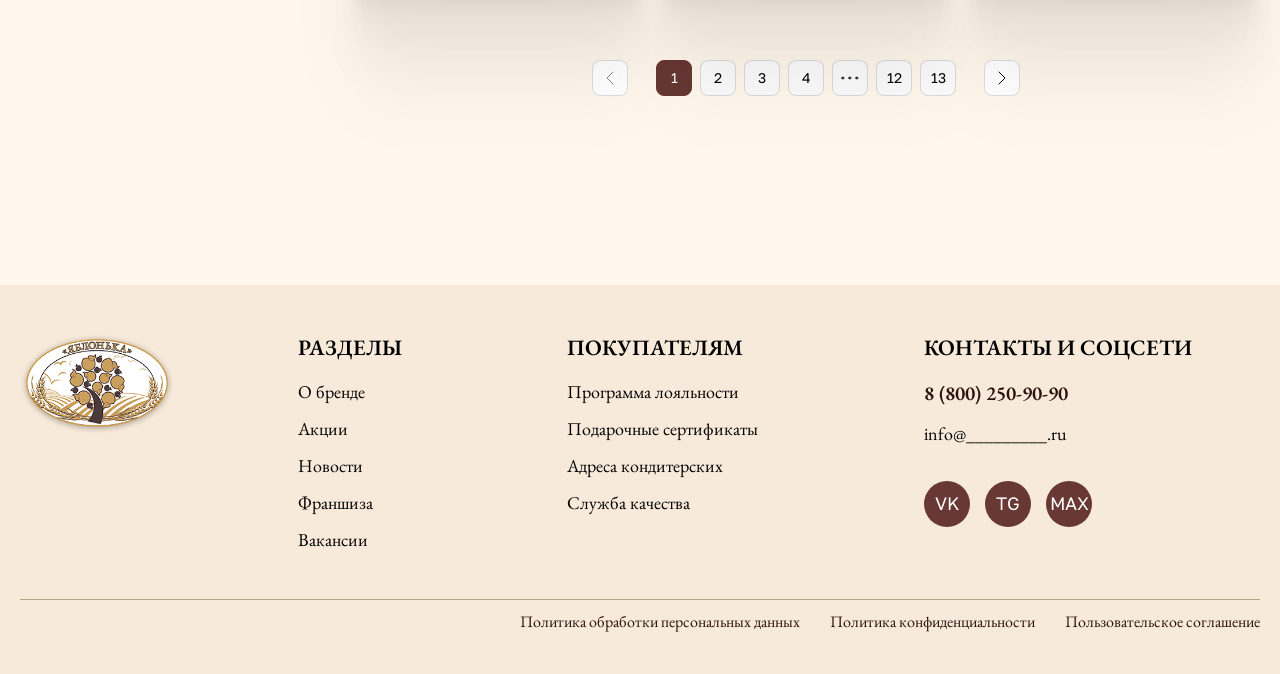
<file: catalog.html>
<!DOCTYPE html>
<html lang="ru">
  <head>
    <meta charset="UTF-8">
    <meta name="viewport" content="width=device-width, initial-scale=1.0">
    <meta name="description" content="">
    <title>Каталог — Торты — Яблонька</title>
    <link rel="icon" href="images/logo.png" type="image/png">

    <link rel="preconnect" href="https://fonts.googleapis.com">
    <link rel="preconnect" href="https://fonts.gstatic.com" crossorigin>
    <link href="https://fonts.googleapis.com/css2?family=EB+Garamond:wght@400;500;600;700;800&family=Golos+Text:wght@400;600;700&display=swap" rel="stylesheet">

    <link rel="stylesheet" href="vendor/fancybox/fancybox-6.1.15.css">
    <link rel="stylesheet" href="vendor/select2/select2-4.0.13.min.css">
    <link rel="stylesheet" href="css/style.css">
  </head>
  <body>
    <header class="site-header" data-site-header-root>
      <div class="site-header__container">
        <div class="site-header__top">
          <a class="site-header__logo-link" href="index.html" aria-label="Яблонька — главная страница">
            <img class="site-header__logo" src="images/logo.png" alt="Яблонька">
          </a>

          <button class="address-button" type="button" aria-label="Выберите адрес и способ получения" aria-haspopup="dialog" aria-controls="address-modal" data-address-modal-open>
            <span class="address-button__text">Выберите адрес и способ получения</span>
            <span class="address-button__icon-shell" aria-hidden="true">
              <img class="address-button__circle" src="images/address-circle.svg" alt="">
              <img class="address-button__pin" src="images/address-pin.svg" alt="">
            </span>
          </button>

          <form class="site-search site-header__desktop-search" role="search">
            <label class="visually-hidden" for="site-search-desktop">Поиск по сайту</label>
            <input class="site-search__input" id="site-search-desktop" type="search" name="query" placeholder="Поиск">
            <button class="site-search__button" type="submit" aria-label="Найти">
              <img class="site-search__icon" src="images/search.svg" alt="">
            </button>
          </form>

          <a class="site-header__phone" href="tel:88002509090" aria-label="Позвонить по номеру 8 (800) 250-90-90">
            <span class="site-header__phone-icon" aria-hidden="true">
              <img class="site-header__phone-icon-image" src="images/header-decoration.svg" alt="">
            </span>
            <span class="site-header__phone-text">8 (800) 250-90-90</span>
          </a>

          <a class="site-header__cart" href="#" aria-label="Корзина, 3 товара">
            <span class="site-header__cart-icon-shell" aria-hidden="true">
              <img class="site-header__cart-icon" src="images/cart.svg" alt="">
              <span class="site-header__cart-count-shell">
                <img class="site-header__cart-count-circle" src="images/cart-count.svg" alt="">
                <span class="site-header__cart-count">3</span>
              </span>
            </span>
            <span class="site-header__cart-text">Корзина</span>
          </a>

          <a class="site-header__account" href="#">
            <img class="site-header__account-icon" src="images/account.svg" alt="">
            <span>Войти</span>
          </a>

          <button class="site-header__menu-toggle" type="button" aria-expanded="false" aria-controls="site-navigation" aria-label="Открыть меню" data-menu-toggle>
            <span class="site-header__menu-line"></span>
            <span class="site-header__menu-line"></span>
            <span class="site-header__menu-line"></span>
          </button>
        </div>

        <nav class="site-nav" id="site-navigation" aria-label="Основная навигация">
          <div class="site-nav__mobile-tools">
            <form class="site-search site-nav__mobile-search" role="search">
              <label class="visually-hidden" for="site-search-mobile">Поиск по сайту</label>
              <input class="site-search__input" id="site-search-mobile" type="search" name="query" placeholder="Поиск">
              <button class="site-search__button" type="submit" aria-label="Найти">
                <img class="site-search__icon" src="images/search.svg" alt="">
              </button>
            </form>
            <a class="site-nav__mobile-account" href="#">
              <img class="site-nav__mobile-account-icon" src="images/account.svg" alt="">
              <span>Войти</span>
            </a>
          </div>

          <ul class="site-nav__list">
            <li class="site-nav__item"><a class="site-nav__link" href="index.html">Главная</a></li>
            <li class="site-nav__item"><a class="site-nav__link" href="catalog.html">Каталог</a></li>
            <li class="site-nav__item"><a class="site-nav__link" href="about.html">О бренде</a></li>
            <li class="site-nav__item"><a class="site-nav__link" href="loyalty.html">Программа лояльности</a></li>
            <li class="site-nav__item"><a class="site-nav__link" href="#">Новости</a></li>
            <li class="site-nav__item"><a class="site-nav__link" href="#">Франшиза</a></li>
            <li class="site-nav__item"><a class="site-nav__link" href="#">Вакансии</a></li>
            <li class="site-nav__item"><a class="site-nav__link" href="#">Адреса</a></li>
            <li class="site-nav__item"><a class="site-nav__link" href="contacts.html">Контакты</a></li>
          </ul>
        </nav>
      </div>
    </header>

    <main class="catalog-page">
      <div class="container">
        <nav class="breadcrumbs" aria-label="Хлебные крошки">
          <a class="breadcrumbs__link" href="index.html">Главная</a>
          <span class="breadcrumbs__separator" aria-hidden="true">/</span>
          <a class="breadcrumbs__link" href="#">Каталог</a>
          <span class="breadcrumbs__separator" aria-hidden="true">/</span>
          <span class="breadcrumbs__current" aria-current="page">Торты</span>
        </nav>

        <section class="catalog" aria-labelledby="catalog-title">
          <div class="catalog__heading">
            <h1 class="catalog__title" id="catalog-title">Торты</h1>
            <p class="catalog__count">47 товаров</p>
          </div>

          <button class="catalog__controls-button" type="button" aria-haspopup="dialog" aria-controls="catalog-controls-modal" aria-expanded="false" data-catalog-controls-open>
            Фильтры и сортировка
          </button>

          <div class="catalog__layout">
            <span hidden data-catalog-categories-home></span>
            <section class="catalog-categories" aria-labelledby="catalog-categories-title">
              <h2 class="visually-hidden" id="catalog-categories-title">Категории каталога</h2>
              <ul class="catalog-categories__list">
                <li class="catalog-categories__item">
                  <a class="catalog-categories__link catalog-categories__link--active" href="#" aria-current="page">
                    <span>Торты</span>
                    <span class="catalog-categories__count"><span class="visually-hidden">Товаров: </span>41</span>
                  </a>
                </li>
                <li class="catalog-categories__item">
                  <a class="catalog-categories__link" href="#">
                    <span>Пирожные</span>
                    <span class="catalog-categories__count"><span class="visually-hidden">Товаров: </span>41</span>
                  </a>
                </li>
                <li class="catalog-categories__item">
                  <a class="catalog-categories__link" href="#">
                    <span>Рулеты</span>
                    <span class="catalog-categories__count"><span class="visually-hidden">Товаров: </span>41</span>
                  </a>
                </li>
                <li class="catalog-categories__item">
                  <a class="catalog-categories__link" href="#">
                    <span>Печенье и пряники</span>
                    <span class="catalog-categories__count"><span class="visually-hidden">Товаров: </span>41</span>
                  </a>
                </li>
                <li class="catalog-categories__item">
                  <a class="catalog-categories__link" href="#">
                    <span>Пироги</span>
                    <span class="catalog-categories__count"><span class="visually-hidden">Товаров: </span>41</span>
                  </a>
                </li>
                <li class="catalog-categories__item">
                  <a class="catalog-categories__link" href="#">
                    <span>Десерты</span>
                    <span class="catalog-categories__count"><span class="visually-hidden">Товаров: </span>41</span>
                  </a>
                </li>
                <li class="catalog-categories__item">
                  <a class="catalog-categories__link" href="#">
                    <span>Хлеб и выпечка</span>
                    <span class="catalog-categories__count"><span class="visually-hidden">Товаров: </span>41</span>
                  </a>
                </li>
                <li class="catalog-categories__item">
                  <a class="catalog-categories__link" href="#">
                    <span>Подарочные наборы</span>
                    <span class="catalog-categories__count"><span class="visually-hidden">Товаров: </span>41</span>
                  </a>
                </li>
              </ul>
            </section>

            <div class="catalog__products">
              <span hidden data-catalog-sort-home></span>
              <div class="catalog-sort" role="group" aria-labelledby="catalog-sort-title">
                <span class="catalog-sort__label" id="catalog-sort-title">Сортировать:</span>
                <div class="catalog-sort__options">
                  <a class="catalog-sort__link catalog-sort__link--active" href="#" aria-current="true">
                    <span>По популярности</span>
                    <img class="catalog-sort__arrow catalog-sort__arrow--down" src="images/catalog/sort-arrow.svg" alt="" width="11" height="8">
                  </a>
                  <a class="catalog-sort__link" href="#">Сначала дешевле</a>
                  <a class="catalog-sort__link" href="#">Сначала дороже</a>
                </div>
              </div>

              <div class="catalog__grid">
              <article class="product-card product-card--catalog">
                <a class="product-card__details" href="product.html" aria-labelledby="catalog-product-1">
                  <img class="product-card__image product-card__image--pie" src="images/cake-yablonka.png" alt="" width="510" height="510">
                  <h2 class="product-card__title" id="catalog-product-1">Торт “Яблонька” фирменный</h2>
                  <span class="product-card__price">1 190 ₽</span>
                </a>
                <button class="cart-button product-card__cart-button" type="button" aria-label="В корзину">
                  <img class="cart-button__icon" src="images/cart-add.svg" alt="" width="19" height="19">
                  <span>В корзину</span>
                </button>
              </article>

              <article class="product-card product-card--catalog">
                <a class="product-card__details" href="product.html" aria-labelledby="catalog-product-2">
                  <img class="product-card__image product-card__image--caramel" src="images/cake-caramel-slice.png" alt="" width="510" height="510">
                  <h2 class="product-card__title" id="catalog-product-2">Торт “Яблонька” фирменный</h2>
                  <span class="product-card__price">1 190 ₽</span>
                </a>
                <button class="cart-button product-card__cart-button" type="button" aria-label="В корзину">
                  <img class="cart-button__icon" src="images/cart-add.svg" alt="" width="19" height="19">
                  <span>В корзину</span>
                </button>
              </article>

              <article class="product-card product-card--catalog">
                <a class="product-card__details" href="product.html" aria-labelledby="catalog-product-3">
                  <img class="product-card__image product-card__image--berry" src="images/cake-berry-slice.png" alt="" width="510" height="510">
                  <h2 class="product-card__title" id="catalog-product-3">Торт “Яблонька” фирменный</h2>
                  <span class="product-card__price">1 190 ₽</span>
                </a>
                <button class="cart-button product-card__cart-button" type="button" aria-label="В корзину">
                  <img class="cart-button__icon" src="images/cart-add.svg" alt="" width="19" height="19">
                  <span>В корзину</span>
                </button>
              </article>

              <article class="product-card product-card--catalog">
                <a class="product-card__details" href="product.html" aria-labelledby="catalog-product-4">
                  <img class="product-card__image product-card__image--pie" src="images/cake-yablonka.png" alt="" width="510" height="510" loading="lazy">
                  <h2 class="product-card__title" id="catalog-product-4">Торт “Яблонька” фирменный</h2>
                  <span class="product-card__price">1 190 ₽</span>
                </a>
                <button class="cart-button product-card__cart-button" type="button" aria-label="В корзину">
                  <img class="cart-button__icon" src="images/cart-add.svg" alt="" width="19" height="19">
                  <span>В корзину</span>
                </button>
              </article>

              <article class="product-card product-card--catalog">
                <a class="product-card__details" href="product.html" aria-labelledby="catalog-product-5">
                  <img class="product-card__image product-card__image--caramel" src="images/cake-caramel-slice.png" alt="" width="510" height="510" loading="lazy">
                  <h2 class="product-card__title" id="catalog-product-5">Торт “Яблонька” фирменный</h2>
                  <span class="product-card__price">1 190 ₽</span>
                </a>
                <button class="cart-button product-card__cart-button" type="button" aria-label="В корзину">
                  <img class="cart-button__icon" src="images/cart-add.svg" alt="" width="19" height="19">
                  <span>В корзину</span>
                </button>
              </article>

              <article class="product-card product-card--catalog">
                <a class="product-card__details" href="product.html" aria-labelledby="catalog-product-6">
                  <img class="product-card__image product-card__image--berry" src="images/cake-berry-slice.png" alt="" width="510" height="510" loading="lazy">
                  <h2 class="product-card__title" id="catalog-product-6">Торт “Яблонька” фирменный</h2>
                  <span class="product-card__price">1 190 ₽</span>
                </a>
                <button class="cart-button product-card__cart-button" type="button" aria-label="В корзину">
                  <img class="cart-button__icon" src="images/cart-add.svg" alt="" width="19" height="19">
                  <span>В корзину</span>
                </button>
              </article>

              <article class="product-card product-card--catalog">
                <a class="product-card__details" href="product.html" aria-labelledby="catalog-product-7">
                  <img class="product-card__image product-card__image--pie" src="images/cake-yablonka.png" alt="" width="510" height="510" loading="lazy">
                  <h2 class="product-card__title" id="catalog-product-7">Торт “Яблонька” фирменный</h2>
                  <span class="product-card__price">1 190 ₽</span>
                </a>
                <button class="cart-button product-card__cart-button" type="button" aria-label="В корзину">
                  <img class="cart-button__icon" src="images/cart-add.svg" alt="" width="19" height="19">
                  <span>В корзину</span>
                </button>
              </article>

              <article class="product-card product-card--catalog">
                <a class="product-card__details" href="product.html" aria-labelledby="catalog-product-8">
                  <img class="product-card__image product-card__image--caramel" src="images/cake-caramel-slice.png" alt="" width="510" height="510" loading="lazy">
                  <h2 class="product-card__title" id="catalog-product-8">Торт “Яблонька” фирменный</h2>
                  <span class="product-card__price">1 190 ₽</span>
                </a>
                <button class="cart-button product-card__cart-button" type="button" aria-label="В корзину">
                  <img class="cart-button__icon" src="images/cart-add.svg" alt="" width="19" height="19">
                  <span>В корзину</span>
                </button>
              </article>

              <article class="product-card product-card--catalog">
                <a class="product-card__details" href="product.html" aria-labelledby="catalog-product-9">
                  <img class="product-card__image product-card__image--berry" src="images/cake-berry-slice.png" alt="" width="510" height="510" loading="lazy">
                  <h2 class="product-card__title" id="catalog-product-9">Торт “Яблонька” фирменный</h2>
                  <span class="product-card__price">1 190 ₽</span>
                </a>
                <button class="cart-button product-card__cart-button" type="button" aria-label="В корзинуй">
                  <img class="cart-button__icon" src="images/cart-add.svg" alt="" width="19" height="19">
                  <span>В корзину</span>
                </button>
              </article>
              </div>

              <nav class="catalog-pagination" aria-label="Страницы каталога">
                <a class="catalog-pagination__link catalog-pagination__link--previous" role="link" aria-label="Предыдущая страница" aria-disabled="true" tabindex="-1">
                  <img class="catalog-pagination__arrow catalog-pagination__arrow--previous" src="images/catalog/pagination-arrow.svg" alt="" width="24" height="24">
                </a>
                <ul class="catalog-pagination__list">
                  <li><a class="catalog-pagination__link catalog-pagination__link--current" href="#" aria-label="Страница 1" aria-current="page">1</a></li>
                  <li><a class="catalog-pagination__link" href="#" aria-label="Страница 2">2</a></li>
                  <li><a class="catalog-pagination__link" href="#" aria-label="Страница 3">3</a></li>
                  <li><a class="catalog-pagination__link" href="#" aria-label="Страница 4">4</a></li>
                  <li><span class="catalog-pagination__ellipsis" aria-label="Пропущенные страницы">
                    <img src="images/catalog/pagination-ellipsis.svg" alt="" width="24" height="24">
                  </span></li>
                  <li><a class="catalog-pagination__link" href="#" aria-label="Страница 12">12</a></li>
                  <li><a class="catalog-pagination__link" href="#" aria-label="Страница 13">13</a></li>
                </ul>
                <a class="catalog-pagination__link catalog-pagination__link--next" href="#" aria-label="Следующая страница">
                  <img class="catalog-pagination__arrow" src="images/catalog/pagination-arrow.svg" alt="" width="24" height="24">
                </a>
              </nav>
            </div>
          </div>
        </section>
      </div>
    </main>

    <footer class="site-footer">
      <div class="container">
        <div class="site-footer__top">
          <div class="site-footer__brand">
            <a class="site-footer__logo-link" href="index.html" aria-label="Яблонька — главная страница">
              <img class="site-footer__logo" src="images/logo.png" alt="Яблонька">
            </a>
          </div>

          <section class="site-footer__column" aria-labelledby="footer-sections">
            <h2 class="site-footer__title" id="footer-sections">РАЗДЕЛЫ</h2>
            <ul class="site-footer__list">
              <li><a class="site-footer__link" href="about.html">О бренде</a></li>
              <li><a class="site-footer__link" href="#">Акции</a></li>
              <li><a class="site-footer__link" href="#">Новости</a></li>
              <li><a class="site-footer__link" href="#">Франшиза</a></li>
              <li><a class="site-footer__link" href="#">Вакансии</a></li>
            </ul>
          </section>

          <section class="site-footer__column" aria-labelledby="footer-customers">
            <h2 class="site-footer__title" id="footer-customers">ПОКУПАТЕЛЯМ</h2>
            <ul class="site-footer__list">
              <li><a class="site-footer__link" href="loyalty.html">Программа лояльности</a></li>
              <li><a class="site-footer__link" href="#">Подарочные сертификаты</a></li>
              <li><a class="site-footer__link" href="#">Адреса кондитерских</a></li>
              <li><a class="site-footer__link" href="contacts.html#quality-service">Служба качества</a></li>
            </ul>
          </section>

          <section class="site-footer__contacts" aria-labelledby="footer-contacts">
            <h2 class="site-footer__title" id="footer-contacts">КОНТАКТЫ И СОЦСЕТИ</h2>
            <a class="site-footer__phone" href="tel:88002509090">8 (800) 250-90-90</a>
            <a class="site-footer__email" href="mailto:info@_________.ru">info@_________.ru</a>
            <div class="site-footer__socials">
              <a class="site-footer__social-link" href="#" aria-label="VK">
                <span class="site-footer__social-label">VK</span>
              </a>
              <a class="site-footer__social-link" href="#" aria-label="TG">
                <span class="site-footer__social-label">TG</span>
              </a>
              <a class="site-footer__social-link" href="#" aria-label="TG">
                <span class="site-footer__social-label">MAX</span>
              </a>
            </div>
          </section>
        </div>

        <div class="site-footer__bottom">
          <a class="site-footer__legal-link" href="#">Политика обработки персональных данных</a>
          <a class="site-footer__legal-link" href="#">Политика конфиденциальности</a>
          <a class="site-footer__legal-link" href="#">Пользовательское соглашение</a>
        </div>
      </div>
    </footer>

    <div class="address-modal" id="address-modal" data-display="block" data-selectable>
      <div class="address-modal__window">
        <div class="address-modal__header">
          <h2 class="address-modal__title" id="address-modal-title">Мои адреса</h2>
          <button class="address-modal__close" type="button" aria-label="Закрыть окно выбора адреса" data-address-modal-close data-fancybox-close autofocus>
            <img class="address-modal__close-icon" src="images/modal-close.svg" alt="" width="29" height="29">
          </button>
        </div>

        <form class="address-modal__form" data-address-form>
          <div class="address-tabs" role="tablist" aria-label="Способ получения заказа">
            <button class="address-tabs__tab address-tabs__tab--active" id="address-tab-delivery" type="button" role="tab" aria-selected="true" aria-controls="address-panel-delivery" data-address-tab="delivery">
              <span class="address-tabs__icon-shell" aria-hidden="true">
                <img class="address-tabs__icon address-tabs__icon--default" src="images/delivery.svg" alt="" width="24" height="24">
                <img class="address-tabs__icon address-tabs__icon--active" src="images/delivery-active.svg" alt="" width="24" height="24">
              </span>
              Доставка
            </button>
            <button class="address-tabs__tab" id="address-tab-pickup" type="button" role="tab" aria-selected="false" aria-controls="address-panel-pickup" tabindex="-1" data-address-tab="pickup">
              <span class="address-tabs__icon-shell address-tabs__icon-shell--pickup" aria-hidden="true">
                <img class="address-tabs__icon address-tabs__icon--default" src="images/pickup.svg" alt="" width="21" height="19">
                <img class="address-tabs__icon address-tabs__icon--active" src="images/pickup-active.svg" alt="" width="21" height="19">
              </span>
              Самовывоз
            </button>
          </div>

          <p class="address-modal__description" id="address-modal-description">От указанного адреса и способа получения заказа зависит ассортимент и цены на товары</p>

          <div class="address-modal__panel" id="address-panel-delivery" role="tabpanel" aria-labelledby="address-tab-delivery" data-address-panel="delivery">
            <div class="address-modal__delivery-fields">
              <div class="address-select">
                <label class="visually-hidden" for="delivery-address">Улица доставки</label>
                <select class="address-select__input" id="delivery-address" name="delivery-address" data-address-select="delivery" data-placeholder="Введите улицу доставки" required>
                  <option value=""></option>
                </select>
                <button class="address-select__clear" type="button" aria-label="Очистить улицу доставки" hidden data-address-clear="delivery"></button>
              </div>
              <div class="address-modal__house-field">
                <label class="visually-hidden" for="delivery-house">Номер дома</label>
                <input class="address-modal__house-input" id="delivery-house" name="delivery-house" type="text" autocomplete="address-line2" placeholder="Дом" required data-address-house>
              </div>
            </div>
          </div>

          <div class="address-modal__panel address-modal__panel--pickup" id="address-panel-pickup" role="tabpanel" aria-labelledby="address-tab-pickup" hidden data-address-panel="pickup">
            <button class="address-modal__map-link" type="button" data-pickup-map-open>Посмотреть все ПВЗ на карте</button>
            <div class="address-select">
              <label class="visually-hidden" for="pickup-address">Адрес кондитерской для самовывоза</label>
              <select class="address-select__input" id="pickup-address" name="pickup-address" data-address-select="pickup" data-placeholder="Выберите адрес кондитерской">
                <option value=""></option>
              </select>
              <button class="address-select__clear" type="button" aria-label="Очистить адрес самовывоза" hidden data-address-clear="pickup"></button>
            </div>
          </div>

          <button class="address-modal__confirm" type="submit" disabled>Подтвердить</button>
        </form>
      </div>
    </div>

    <div class="catalog-controls-modal" id="catalog-controls-modal" data-display="block" data-selectable>
      <div class="catalog-controls-modal__window">
        <div class="catalog-controls-modal__header">
          <h2 class="catalog-controls-modal__title" id="catalog-controls-modal-title">Фильтры и сортировка</h2>
          <button class="catalog-controls-modal__close" type="button" aria-label="Закрыть фильтры и сортировку" data-catalog-controls-close data-fancybox-close autofocus>
            <img src="images/modal-close.svg" alt="" width="29" height="29">
          </button>
        </div>
        <div class="catalog-controls-modal__body">
          <h3 class="catalog-controls-modal__subtitle">Категории</h3>
          <div data-catalog-categories-slot></div>
          <div data-catalog-sort-slot></div>
          <button class="catalog-controls-modal__done" type="button" data-fancybox-close>Закрыть</button>
        </div>
      </div>
    </div>

    <div class="pickup-map" id="pickup-map" data-display="block" data-selectable>
      <div class="pickup-map__window">
        <div class="pickup-map__header">
          <h2 class="pickup-map__title" id="pickup-map-title">Пункты самовывоза</h2>
          <button class="pickup-map__close" type="button" aria-label="Закрыть карту пунктов самовывоза" data-pickup-map-close data-fancybox-close>
            <img src="images/modal-close.svg" alt="" width="29" height="29">
          </button>
        </div>
        <p class="pickup-map__description">Выберите кондитерскую на карте</p>
        <div class="pickup-map__map-shell" data-pickup-map-shell role="group" tabindex="0" aria-label="Карта пунктов самовывоза" aria-describedby="pickup-map-keyboard-help">
          <p class="visually-hidden" id="pickup-map-keyboard-help">Переключайте пункты стрелками, затем нажмите Enter, чтобы перейти к кнопке «Выбрать».</p>
          <div class="pickup-map__canvas" data-pickup-map-canvas aria-label="Карта пунктов самовывоза"></div>
          <p class="pickup-map__status" data-pickup-map-status role="status">Загружаем карту…</p>
          <article class="pickup-map__card" data-pickup-map-card hidden>
            <h3 class="pickup-map__card-title" data-pickup-shop-name></h3>
            <p class="pickup-map__card-address" data-pickup-shop-address></p>
            <p class="pickup-map__card-detail" data-pickup-shop-hours></p>
            <p class="pickup-map__card-detail" data-pickup-shop-phone></p>
            <p class="pickup-map__card-detail" data-pickup-shop-descr></p>
            <button class="pickup-map__select" type="button" data-pickup-map-select>Выбрать</button>
          </article>
        </div>
      </div>
    </div>

    <script src="vendor/jquery/jquery-3.7.1.min.js" defer></script>
    <script src="vendor/select2/select2-4.0.13.min.js" defer></script>
    <script src="vendor/fancybox/fancybox-6.1.15.umd.js" defer></script>
    <script type="module" src="js/app.js"></script>
  </body>
</html>
</file>
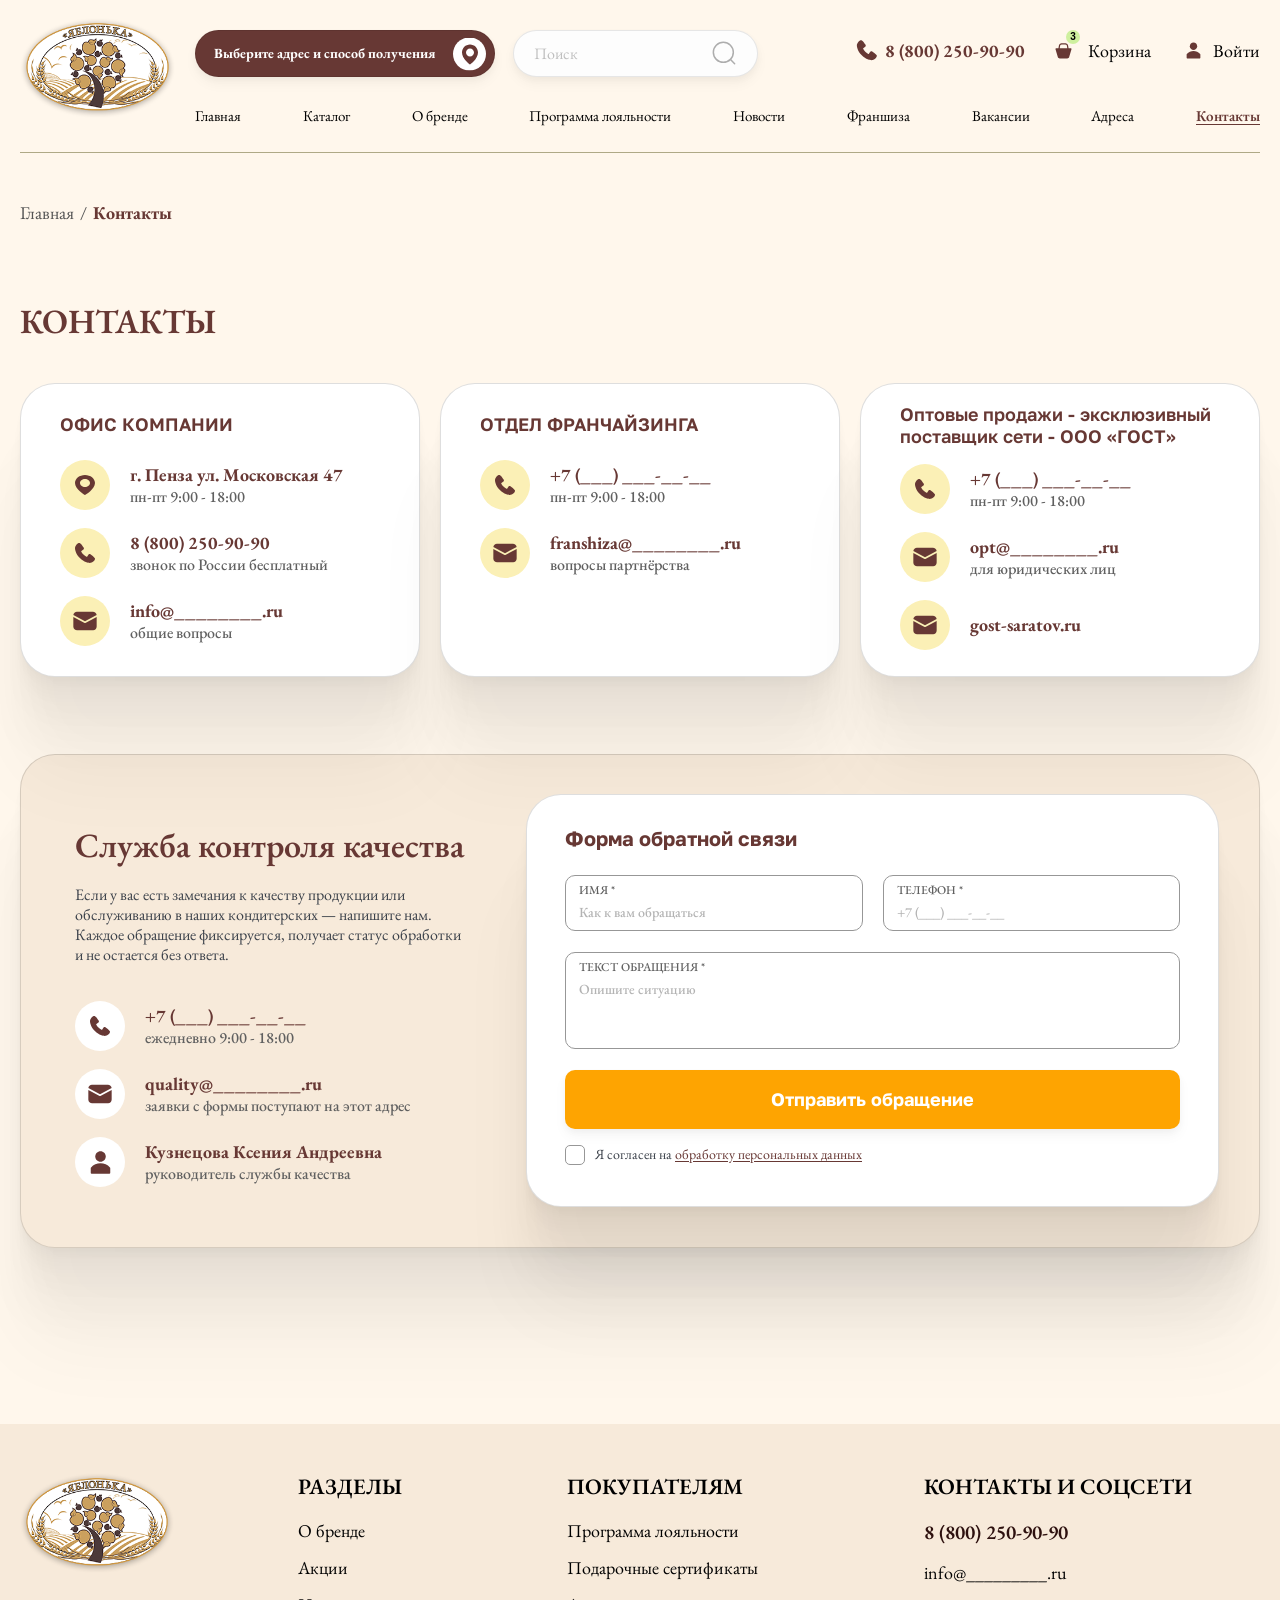
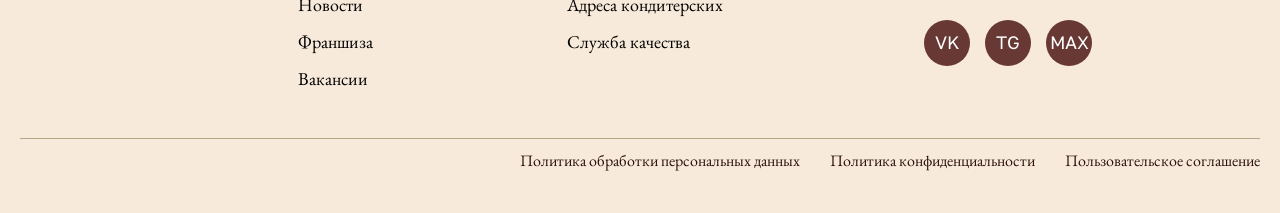
<file: contacts.html>
<!DOCTYPE html>
<html lang="ru">
  <head>
    <meta charset="UTF-8">
    <meta name="viewport" content="width=device-width, initial-scale=1.0">
    <meta name="description" content="">
    <title>Контакты — Яблонька</title>
    <link rel="icon" href="images/logo.png" type="image/png">

    <link rel="preconnect" href="https://fonts.googleapis.com">
    <link rel="preconnect" href="https://fonts.gstatic.com" crossorigin>
    <link href="https://fonts.googleapis.com/css2?family=EB+Garamond:wght@400;600;700;800&family=Golos+Text:wght@400;600;700&display=swap" rel="stylesheet">

    <link rel="stylesheet" href="vendor/fancybox/fancybox-6.1.15.css">
    <link rel="stylesheet" href="vendor/select2/select2-4.0.13.min.css">
    <link rel="stylesheet" href="css/style.css">
  </head>
  <body>
    <header class="site-header" data-site-header-root>
      <div class="site-header__container">
        <div class="site-header__top">
          <a class="site-header__logo-link" href="index.html" aria-label="Яблонька — главная страница">
            <img class="site-header__logo" src="images/logo.png" alt="Яблонька">
          </a>

          <button class="address-button" type="button" aria-label="Выберите адрес и способ получения" aria-haspopup="dialog" aria-controls="address-modal" data-address-modal-open>
            <span class="address-button__text">Выберите адрес и способ получения</span>
            <span class="address-button__icon-shell" aria-hidden="true">
              <img class="address-button__circle" src="images/address-circle.svg" alt="">
              <img class="address-button__pin" src="images/address-pin.svg" alt="">
            </span>
          </button>

          <form class="site-search site-header__desktop-search" role="search">
            <label class="visually-hidden" for="site-search-desktop">Поиск по сайту</label>
            <input class="site-search__input" id="site-search-desktop" type="search" name="query" placeholder="Поиск">
            <button class="site-search__button" type="submit" aria-label="Найти">
              <img class="site-search__icon" src="images/search.svg" alt="">
            </button>
          </form>

          <a class="site-header__phone" href="tel:88002509090" aria-label="Позвонить по номеру 8 (800) 250-90-90">
            <span class="site-header__phone-icon" aria-hidden="true">
              <img class="site-header__phone-icon-image" src="images/header-decoration.svg" alt="">
            </span>
            <span class="site-header__phone-text">8 (800) 250-90-90</span>
          </a>

          <a class="site-header__cart" href="#" aria-label="Корзина, 3 товара">
            <span class="site-header__cart-icon-shell" aria-hidden="true">
              <img class="site-header__cart-icon" src="images/cart.svg" alt="">
              <span class="site-header__cart-count-shell">
                <img class="site-header__cart-count-circle" src="images/cart-count.svg" alt="">
                <span class="site-header__cart-count">3</span>
              </span>
            </span>
            <span class="site-header__cart-text">Корзина</span>
          </a>

          <a class="site-header__account" href="#">
            <img class="site-header__account-icon" src="images/account.svg" alt="">
            <span>Войти</span>
          </a>

          <button class="site-header__menu-toggle" type="button" aria-expanded="false" aria-controls="site-navigation" aria-label="Открыть меню" data-menu-toggle>
            <span class="site-header__menu-line"></span>
            <span class="site-header__menu-line"></span>
            <span class="site-header__menu-line"></span>
          </button>
        </div>

        <nav class="site-nav" id="site-navigation" aria-label="Основная навигация">
          <div class="site-nav__mobile-tools">
            <form class="site-search site-nav__mobile-search" role="search">
              <label class="visually-hidden" for="site-search-mobile">Поиск по сайту</label>
              <input class="site-search__input" id="site-search-mobile" type="search" name="query" placeholder="Поиск">
              <button class="site-search__button" type="submit" aria-label="Найти">
                <img class="site-search__icon" src="images/search.svg" alt="">
              </button>
            </form>
            <a class="site-nav__mobile-account" href="#">
              <img class="site-nav__mobile-account-icon" src="images/account.svg" alt="">
              <span>Войти</span>
            </a>
          </div>

          <ul class="site-nav__list">
            <li class="site-nav__item"><a class="site-nav__link" href="index.html">Главная</a></li>
            <li class="site-nav__item"><a class="site-nav__link" href="catalog.html">Каталог</a></li>
            <li class="site-nav__item"><a class="site-nav__link" href="about.html">О бренде</a></li>
            <li class="site-nav__item"><a class="site-nav__link" href="loyalty.html">Программа лояльности</a></li>
            <li class="site-nav__item"><a class="site-nav__link" href="#">Новости</a></li>
            <li class="site-nav__item"><a class="site-nav__link" href="#">Франшиза</a></li>
            <li class="site-nav__item"><a class="site-nav__link" href="#">Вакансии</a></li>
            <li class="site-nav__item"><a class="site-nav__link" href="#">Адреса</a></li>
            <li class="site-nav__item"><a class="site-nav__link" href="contacts.html" aria-current="page">Контакты</a></li>
          </ul>
        </nav>
      </div>
    </header>

    <main class="contacts-page">
      <div class="container">
        <nav class="breadcrumbs" aria-label="Хлебные крошки">
          <a class="breadcrumbs__link" href="index.html">Главная</a>
          <span class="breadcrumbs__separator" aria-hidden="true">/</span>
          <span class="breadcrumbs__current" aria-current="page">Контакты</span>
        </nav>

        <h1 class="contacts-page__title">Контакты</h1>

        <section class="contacts-departments" aria-label="Контактные подразделения">
          <article class="contact-card">
            <h2 class="contact-card__title">Офис компании</h2>
            <ul class="contact-card__list">
              <li class="contact-item">
                <span class="contact-item__icon-shell" aria-hidden="true">
                  <img class="contact-item__icon" src="images/contacts/pin.svg" alt="">
                </span>
                <span class="contact-item__body">
                  <span class="contact-item__value">г. Пенза ул. Московская 47</span>
                  <span class="contact-item__note">пн-пт 9:00 - 18:00</span>
                </span>
              </li>
              <li class="contact-item">
                <span class="contact-item__icon-shell" aria-hidden="true">
                  <img class="contact-item__icon" src="images/contacts/phone.svg" alt="">
                </span>
                <span class="contact-item__body">
                  <a class="contact-item__value" href="tel:88002509090">8 (800) 250-90-90</a>
                  <span class="contact-item__note">звонок по России бесплатный</span>
                </span>
              </li>
              <li class="contact-item">
                <span class="contact-item__icon-shell" aria-hidden="true">
                  <img class="contact-item__icon contact-item__icon--mail" src="images/contacts/mail.svg" alt="">
                </span>
                <span class="contact-item__body">
                  <a href="mailto:info@________.ru" class="contact-item__value">info@________.ru</a>
                  <span class="contact-item__note">общие вопросы</span>
                </span>
              </li>
            </ul>
          </article>

          <article class="contact-card">
            <h2 class="contact-card__title">Отдел франчайзинга</h2>
            <ul class="contact-card__list">
              <li class="contact-item">
                <span class="contact-item__icon-shell" aria-hidden="true">
                  <img class="contact-item__icon" src="images/contacts/phone.svg" alt="">
                </span>
                <span class="contact-item__body">
                  <a href="tel:+7__________" class="contact-item__value">+7 (___) ___-__-__</a>
                  <span class="contact-item__note">пн-пт 9:00 - 18:00</span>
                </span>
              </li>
              <li class="contact-item">
                <span class="contact-item__icon-shell" aria-hidden="true">
                  <img class="contact-item__icon contact-item__icon--mail" src="images/contacts/mail.svg" alt="">
                </span>
                <span class="contact-item__body">
                  <a href="mailto:franshiza@________.ru" class="contact-item__value">franshiza@________.ru</a>
                  <span class="contact-item__note">вопросы партнёрства</span>
                </span>
              </li>
            </ul>
          </article>

          <article class="contact-card">
            <h2 class="contact-card__title contact-card__title--long">Оптовые продажи - эксклюзивный поставщик сети - ООО «ГОСТ»</h2>
            <ul class="contact-card__list">
              <li class="contact-item">
                <span class="contact-item__icon-shell" aria-hidden="true">
                  <img class="contact-item__icon" src="images/contacts/phone.svg" alt="">
                </span>
                <span class="contact-item__body">
                  <a href="tel:+7__________" class="contact-item__value">+7 (___) ___-__-__</a>
                  <span class="contact-item__note">пн-пт 9:00 - 18:00</span>
                </span>
              </li>
              <li class="contact-item">
                <span class="contact-item__icon-shell" aria-hidden="true">
                  <img class="contact-item__icon contact-item__icon--mail" src="images/contacts/mail.svg" alt="">
                </span>
                <span class="contact-item__body">
                  <a href="mailto:opt@________.ru" class="contact-item__value">opt@________.ru</a>
                  <span class="contact-item__note">для юридических лиц</span>
                </span>
              </li>
              <li class="contact-item">
                <span class="contact-item__icon-shell" aria-hidden="true">
                  <img class="contact-item__icon contact-item__icon--mail" src="images/contacts/mail.svg" alt="">
                </span>
                <span class="contact-item__body">
                  <a href="gost-saratov.ru" target="_blank" class="contact-item__value">gost-saratov.ru</a>
                </span>
              </li>
            </ul>
          </article>
        </section>

        <section class="quality-card" id="quality-service" aria-labelledby="quality-title">
          <div class="quality-card__content">
            <h2 class="quality-card__title" id="quality-title">Служба контроля качества</h2>
            <p class="quality-card__description">
              Если у вас есть замечания к качеству продукции или обслуживанию в наших кондитерских — напишите нам. Каждое обращение фиксируется, получает статус обработки и не остается без ответа.
            </p>

            <ul class="quality-card__contacts">
              <li class="contact-item">
                <span class="contact-item__icon-shell" aria-hidden="true">
                  <img class="contact-item__icon" src="images/contacts/phone.svg" alt="">
                </span>
                <span class="contact-item__body">
                  <a href="tel:+7__________" class="contact-item__value">+7 (___) ___-__-__</a>
                  <span class="contact-item__note">ежедневно 9:00 - 18:00</span>
                </span>
              </li>
              <li class="contact-item">
                <span class="contact-item__icon-shell" aria-hidden="true">
                  <img class="contact-item__icon contact-item__icon--mail" src="images/contacts/mail.svg" alt="">
                </span>
                <span class="contact-item__body">
                  <a href="mailto:quality@________.ru" class="contact-item__value">quality@________.ru</a>
                  <span class="contact-item__note">заявки с формы поступают на этот адрес</span>
                </span>
              </li>
              <li class="contact-item">
                <span class="contact-item__icon-shell" aria-hidden="true">
                  <img class="contact-item__icon contact-item__icon--person" src="images/contacts/person.svg" alt="">
                </span>
                <span class="contact-item__body">
                  <span class="contact-item__value">Кузнецова Ксения Андреевна</span>
                  <span class="contact-item__note">руководитель службы качества</span>
                </span>
              </li>
            </ul>
          </div>

          <form class="quality-card__form-card feedback-form" action="" method="post" data-js-validate>
            <h2 class="feedback-form__title">Форма обратной связи</h2>

            <div class="feedback-form__fields">
              <div class="feedback-form__field" data-js-field>
                <label class="feedback-form__label" for="feedback-name">ИМЯ *</label>
                <input class="feedback-form__input" id="feedback-name" type="text" name="name" placeholder="Как к вам обращаться" autocomplete="name" required aria-describedby="feedback-name-error" data-error-required="Введите имя.">
                <span class="feedback-form__error" id="feedback-name-error" aria-live="polite" data-js-error></span>
              </div>

              <div class="feedback-form__field" data-js-field>
                <label class="feedback-form__label" for="feedback-phone">ТЕЛЕФОН *</label>
                <input class="feedback-form__input" id="feedback-phone" type="text" name="phone" placeholder="+7 (___) ___-__-__" inputmode="tel" autocomplete="tel" required aria-describedby="feedback-phone-error" data-js-tel-mask data-error-required="Введите номер телефона." data-error-incomplete="Введите номер полностью.">
                <span class="feedback-form__error" id="feedback-phone-error" aria-live="polite" data-js-error></span>
              </div>

              <div class="feedback-form__field feedback-form__field--message" data-js-field>
                <label class="feedback-form__label" for="feedback-message">ТЕКСТ ОБРАЩЕНИЯ *</label>
                <textarea class="feedback-form__textarea" id="feedback-message" name="message" placeholder="Опишите ситуацию" required aria-describedby="feedback-message-error" data-error-required="Введите текст обращения."></textarea>
                <span class="feedback-form__error" id="feedback-message-error" aria-live="polite" data-js-error></span>
              </div>
            </div>

            <button class="feedback-form__submit" type="submit">Отправить обращение</button>

            <div class="feedback-form__consent-field" data-js-field>
              <label class="feedback-form__consent" for="feedback-consent">
                <input class="feedback-form__checkbox" id="feedback-consent" type="checkbox" name="personal-data-consent" value="yes" required aria-describedby="feedback-consent-error" data-error-required="Подтвердите согласие на обработку данных.">
                <span class="feedback-form__checkbox-control" aria-hidden="true"></span>
                <span>Я согласен на <a class="feedback-form__consent-link" href="#">обработку персональных данных</a></span>
              </label>
              <span class="feedback-form__error" id="feedback-consent-error" aria-live="polite" data-js-error></span>
            </div>
          </form>
        </section>
      </div>
    </main>

    <footer class="site-footer">
      <div class="container">
        <div class="site-footer__top">
          <div class="site-footer__brand">
            <a class="site-footer__logo-link" href="index.html" aria-label="Яблонька — главная страница">
              <img class="site-footer__logo" src="images/logo.png" alt="Яблонька">
            </a>
          </div>

          <section class="site-footer__column" aria-labelledby="footer-sections">
            <h2 class="site-footer__title" id="footer-sections">РАЗДЕЛЫ</h2>
            <ul class="site-footer__list">
              <li><a class="site-footer__link" href="about.html">О бренде</a></li>
              <li><a class="site-footer__link" href="#">Акции</a></li>
              <li><a class="site-footer__link" href="#">Новости</a></li>
              <li><a class="site-footer__link" href="#">Франшиза</a></li>
              <li><a class="site-footer__link" href="#">Вакансии</a></li>
            </ul>
          </section>

          <section class="site-footer__column" aria-labelledby="footer-customers">
            <h2 class="site-footer__title" id="footer-customers">ПОКУПАТЕЛЯМ</h2>
            <ul class="site-footer__list">
              <li><a class="site-footer__link" href="loyalty.html">Программа лояльности</a></li>
              <li><a class="site-footer__link" href="#">Подарочные сертификаты</a></li>
              <li><a class="site-footer__link" href="#">Адреса кондитерских</a></li>
              <li><a class="site-footer__link" href="contacts.html#quality-service">Служба качества</a></li>
            </ul>
          </section>

          <section class="site-footer__contacts" aria-labelledby="footer-contacts">
            <h2 class="site-footer__title" id="footer-contacts">КОНТАКТЫ И СОЦСЕТИ</h2>
            <a class="site-footer__phone" href="tel:88002509090">8 (800) 250-90-90</a>
            <a class="site-footer__email" href="mailto:info@_________.ru">info@_________.ru</a>
            <div class="site-footer__socials">
              <a class="site-footer__social-link" href="#" aria-label="VK">
                <span class="site-footer__social-label">VK</span>
              </a>
              <a class="site-footer__social-link" href="#" aria-label="TG">
                <span class="site-footer__social-label">TG</span>
              </a>
              <a class="site-footer__social-link" href="#" aria-label="TG">
                <span class="site-footer__social-label">MAX</span>
              </a>
            </div>
          </section>
        </div>

        <div class="site-footer__bottom">
          <a class="site-footer__legal-link" href="#">Политика обработки персональных данных</a>
          <a class="site-footer__legal-link" href="#">Политика конфиденциальности</a>
          <a class="site-footer__legal-link" href="#">Пользовательское соглашение</a>
        </div>
      </div>
    </footer>

    <div class="address-modal" id="address-modal" data-display="block" data-selectable>
      <div class="address-modal__window">
        <div class="address-modal__header">
          <h2 class="address-modal__title" id="address-modal-title">Мои адреса</h2>
          <button class="address-modal__close" type="button" aria-label="Закрыть окно выбора адреса" data-address-modal-close data-fancybox-close autofocus>
            <img class="address-modal__close-icon" src="images/modal-close.svg" alt="" width="29" height="29">
          </button>
        </div>

        <form class="address-modal__form" data-address-form>
          <div class="address-tabs" role="tablist" aria-label="Способ получения заказа">
            <button class="address-tabs__tab address-tabs__tab--active" id="address-tab-delivery" type="button" role="tab" aria-selected="true" aria-controls="address-panel-delivery" data-address-tab="delivery">
              <span class="address-tabs__icon-shell" aria-hidden="true">
                <img class="address-tabs__icon address-tabs__icon--default" src="images/delivery.svg" alt="" width="24" height="24">
                <img class="address-tabs__icon address-tabs__icon--active" src="images/delivery-active.svg" alt="" width="24" height="24">
              </span>
              Доставка
            </button>
            <button class="address-tabs__tab" id="address-tab-pickup" type="button" role="tab" aria-selected="false" aria-controls="address-panel-pickup" tabindex="-1" data-address-tab="pickup">
              <span class="address-tabs__icon-shell address-tabs__icon-shell--pickup" aria-hidden="true">
                <img class="address-tabs__icon address-tabs__icon--default" src="images/pickup.svg" alt="" width="21" height="19">
                <img class="address-tabs__icon address-tabs__icon--active" src="images/pickup-active.svg" alt="" width="21" height="19">
              </span>
              Самовывоз
            </button>
          </div>

          <p class="address-modal__description" id="address-modal-description">От указанного адреса и способа получения заказа зависит ассортимент и цены на товары</p>

          <div class="address-modal__panel" id="address-panel-delivery" role="tabpanel" aria-labelledby="address-tab-delivery" data-address-panel="delivery">
            <div class="address-modal__delivery-fields">
              <div class="address-select">
                <label class="visually-hidden" for="delivery-address">Улица доставки</label>
                <select class="address-select__input" id="delivery-address" name="delivery-address" data-address-select="delivery" data-placeholder="Введите улицу доставки" required>
                  <option value=""></option>
                </select>
                <button class="address-select__clear" type="button" aria-label="Очистить улицу доставки" hidden data-address-clear="delivery"></button>
              </div>
              <div class="address-modal__house-field">
                <label class="visually-hidden" for="delivery-house">Номер дома</label>
                <input class="address-modal__house-input" id="delivery-house" name="delivery-house" type="text" autocomplete="address-line2" placeholder="Дом" required data-address-house>
              </div>
            </div>
          </div>

          <div class="address-modal__panel address-modal__panel--pickup" id="address-panel-pickup" role="tabpanel" aria-labelledby="address-tab-pickup" hidden data-address-panel="pickup">
            <button class="address-modal__map-link" type="button" data-pickup-map-open>Посмотреть все ПВЗ на карте</button>
            <div class="address-select">
              <label class="visually-hidden" for="pickup-address">Адрес кондитерской для самовывоза</label>
              <select class="address-select__input" id="pickup-address" name="pickup-address" data-address-select="pickup" data-placeholder="Выберите адрес кондитерской">
                <option value=""></option>
              </select>
              <button class="address-select__clear" type="button" aria-label="Очистить адрес самовывоза" hidden data-address-clear="pickup"></button>
            </div>
          </div>

          <button class="address-modal__confirm" type="submit" disabled>Подтвердить</button>
        </form>
      </div>
    </div>

    <div class="pickup-map" id="pickup-map" data-display="block" data-selectable>
      <div class="pickup-map__window">
        <div class="pickup-map__header">
          <h2 class="pickup-map__title" id="pickup-map-title">Пункты самовывоза</h2>
          <button class="pickup-map__close" type="button" aria-label="Закрыть карту пунктов самовывоза" data-pickup-map-close data-fancybox-close>
            <img src="images/modal-close.svg" alt="" width="29" height="29">
          </button>
        </div>
        <p class="pickup-map__description">Выберите кондитерскую на карте</p>
        <div class="pickup-map__map-shell" data-pickup-map-shell role="group" tabindex="0" aria-label="Карта пунктов самовывоза" aria-describedby="pickup-map-keyboard-help">
          <p class="visually-hidden" id="pickup-map-keyboard-help">Переключайте пункты стрелками, затем нажмите Enter, чтобы перейти к кнопке «Выбрать».</p>
          <div class="pickup-map__canvas" data-pickup-map-canvas aria-label="Карта пунктов самовывоза"></div>
          <p class="pickup-map__status" data-pickup-map-status role="status">Загружаем карту…</p>
          <article class="pickup-map__card" data-pickup-map-card hidden>
            <h3 class="pickup-map__card-title" data-pickup-shop-name></h3>
            <p class="pickup-map__card-address" data-pickup-shop-address></p>
            <p class="pickup-map__card-detail" data-pickup-shop-hours></p>
            <p class="pickup-map__card-detail" data-pickup-shop-phone></p>
            <p class="pickup-map__card-detail" data-pickup-shop-descr></p>
            <button class="pickup-map__select" type="button" data-pickup-map-select>Выбрать</button>
          </article>
        </div>
      </div>
    </div>

    <script src="vendor/jquery/jquery-3.7.1.min.js" defer></script>
    <script src="vendor/select2/select2-4.0.13.min.js" defer></script>
    <script src="vendor/fancybox/fancybox-6.1.15.umd.js" defer></script>
    <script src="vendor/imask/imask-7.6.1.min.js" defer></script>
    <script type="module" src="js/app.js"></script>
  </body>
</html>
</file>
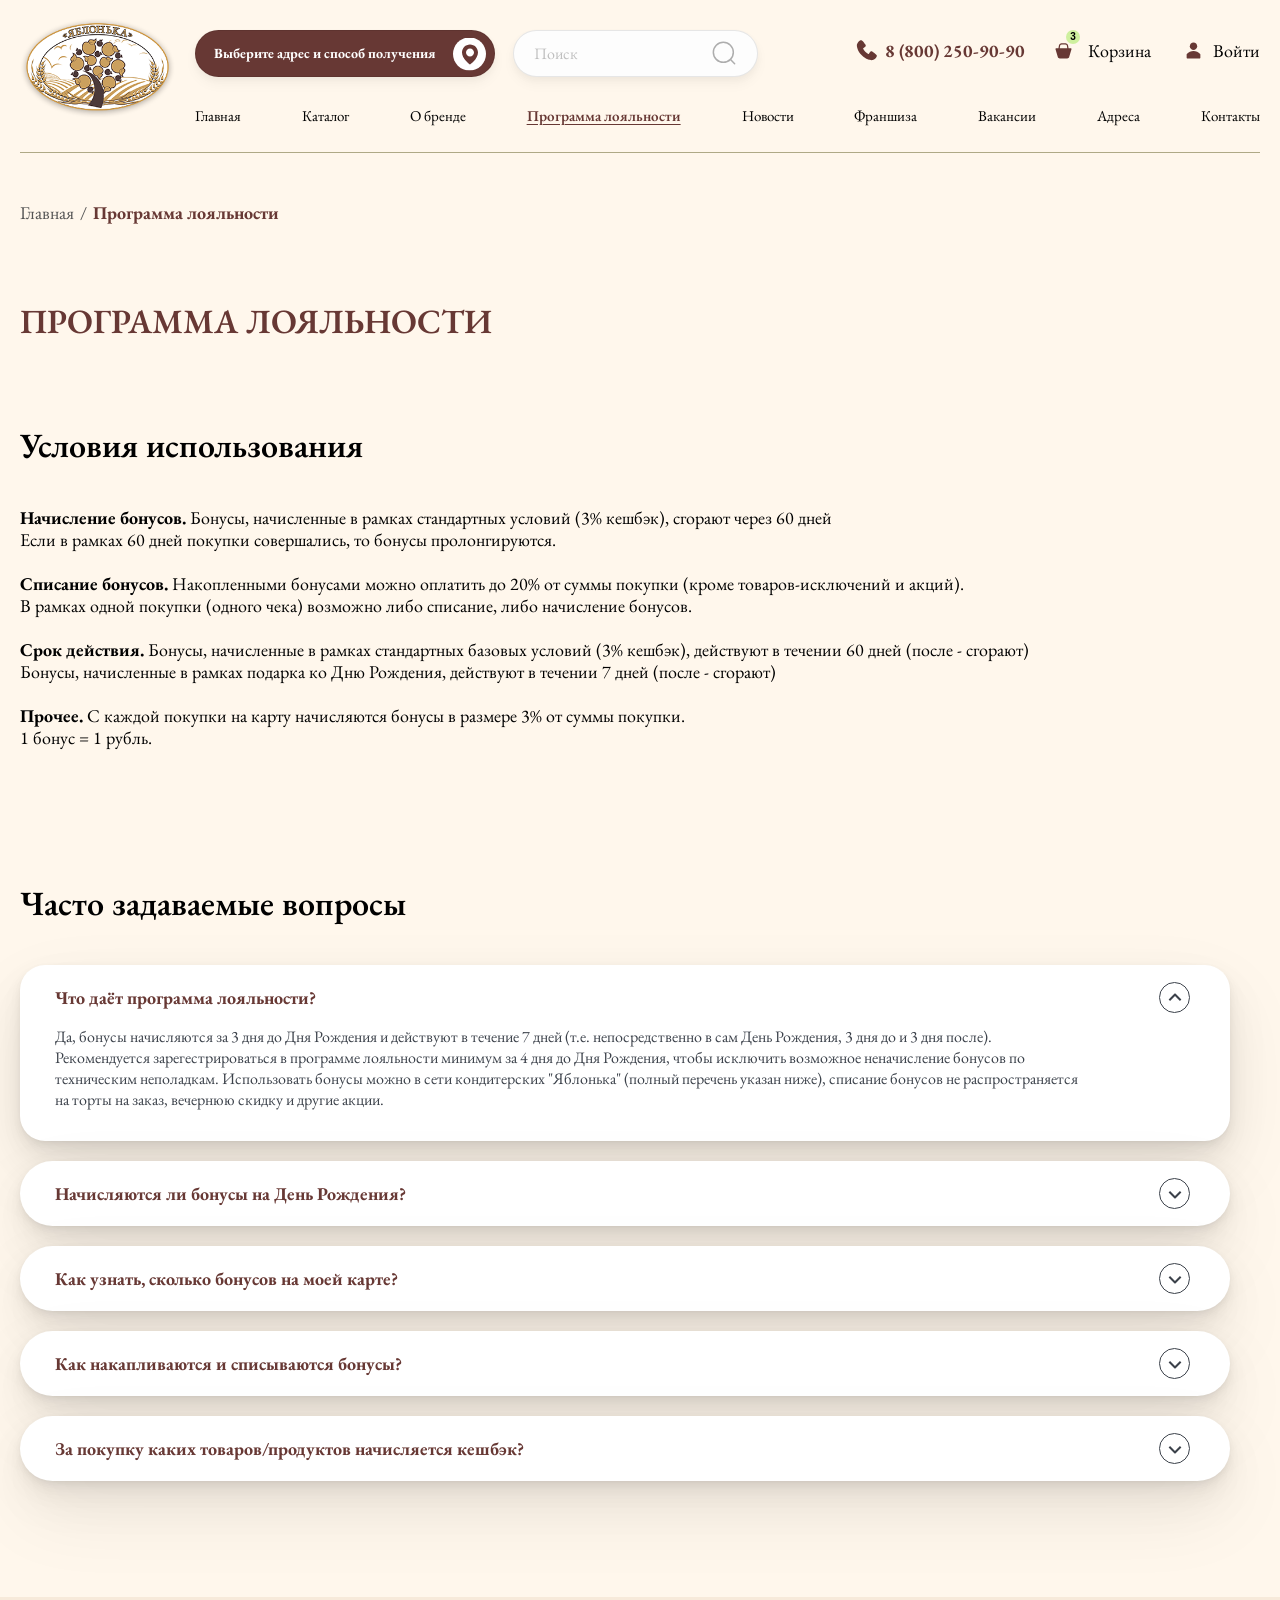
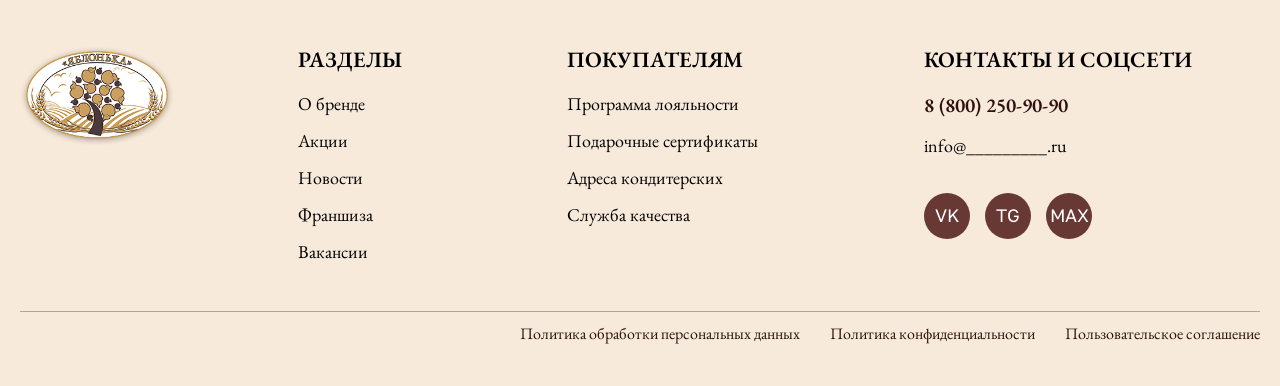
<file: loyalty.html>
<!DOCTYPE html>
<html lang="ru">
  <head>
    <meta charset="UTF-8">
    <meta name="viewport" content="width=device-width, initial-scale=1.0">
    <meta name="description" content="">
    <title>Программа лояльности — Яблонька</title>
    <link rel="icon" href="images/logo.png" type="image/png">

    <link rel="preconnect" href="https://fonts.googleapis.com">
    <link rel="preconnect" href="https://fonts.gstatic.com" crossorigin>
    <link href="https://fonts.googleapis.com/css2?family=EB+Garamond:wght@400;600;700;800&family=Golos+Text:wght@400;600;700&display=swap" rel="stylesheet">

    <link rel="stylesheet" href="vendor/fancybox/fancybox-6.1.15.css">
    <link rel="stylesheet" href="vendor/select2/select2-4.0.13.min.css">
    <link rel="stylesheet" href="css/style.css">
  </head>
  <body>
    <header class="site-header" data-site-header-root>
      <div class="site-header__container">
        <div class="site-header__top">
          <a class="site-header__logo-link" href="index.html" aria-label="Яблонька — главная страница">
            <img class="site-header__logo" src="images/logo.png" alt="Яблонька">
          </a>

          <button class="address-button" type="button" aria-label="Выберите адрес и способ получения" aria-haspopup="dialog" aria-controls="address-modal" data-address-modal-open>
            <span class="address-button__text">Выберите адрес и способ получения</span>
            <span class="address-button__icon-shell" aria-hidden="true">
              <img class="address-button__circle" src="images/address-circle.svg" alt="">
              <img class="address-button__pin" src="images/address-pin.svg" alt="">
            </span>
          </button>

          <form class="site-search site-header__desktop-search" role="search">
            <label class="visually-hidden" for="site-search-desktop">Поиск по сайту</label>
            <input class="site-search__input" id="site-search-desktop" type="search" name="query" placeholder="Поиск">
            <button class="site-search__button" type="submit" aria-label="Найти">
              <img class="site-search__icon" src="images/search.svg" alt="">
            </button>
          </form>

          <a class="site-header__phone" href="tel:88002509090" aria-label="Позвонить по номеру 8 (800) 250-90-90">
            <span class="site-header__phone-icon" aria-hidden="true">
              <img class="site-header__phone-icon-image" src="images/header-decoration.svg" alt="">
            </span>
            <span class="site-header__phone-text">8 (800) 250-90-90</span>
          </a>

          <a class="site-header__cart" href="#" aria-label="Корзина, 3 товара">
            <span class="site-header__cart-icon-shell" aria-hidden="true">
              <img class="site-header__cart-icon" src="images/cart.svg" alt="">
              <span class="site-header__cart-count-shell">
                <img class="site-header__cart-count-circle" src="images/cart-count.svg" alt="">
                <span class="site-header__cart-count">3</span>
              </span>
            </span>
            <span class="site-header__cart-text">Корзина</span>
          </a>

          <a class="site-header__account" href="#">
            <img class="site-header__account-icon" src="images/account.svg" alt="">
            <span>Войти</span>
          </a>

          <button class="site-header__menu-toggle" type="button" aria-expanded="false" aria-controls="site-navigation" aria-label="Открыть меню" data-menu-toggle>
            <span class="site-header__menu-line"></span>
            <span class="site-header__menu-line"></span>
            <span class="site-header__menu-line"></span>
          </button>
        </div>

        <nav class="site-nav" id="site-navigation" aria-label="Основная навигация">
          <div class="site-nav__mobile-tools">
            <form class="site-search site-nav__mobile-search" role="search">
              <label class="visually-hidden" for="site-search-mobile">Поиск по сайту</label>
              <input class="site-search__input" id="site-search-mobile" type="search" name="query" placeholder="Поиск">
              <button class="site-search__button" type="submit" aria-label="Найти">
                <img class="site-search__icon" src="images/search.svg" alt="">
              </button>
            </form>
            <a class="site-nav__mobile-account" href="#">
              <img class="site-nav__mobile-account-icon" src="images/account.svg" alt="">
              <span>Войти</span>
            </a>
          </div>

          <ul class="site-nav__list">
            <li class="site-nav__item"><a class="site-nav__link" href="index.html">Главная</a></li>
            <li class="site-nav__item"><a class="site-nav__link" href="catalog.html">Каталог</a></li>
            <li class="site-nav__item"><a class="site-nav__link" href="about.html">О бренде</a></li>
            <li class="site-nav__item"><a class="site-nav__link" href="loyalty.html" aria-current="page">Программа лояльности</a></li>
            <li class="site-nav__item"><a class="site-nav__link" href="#">Новости</a></li>
            <li class="site-nav__item"><a class="site-nav__link" href="#">Франшиза</a></li>
            <li class="site-nav__item"><a class="site-nav__link" href="#">Вакансии</a></li>
            <li class="site-nav__item"><a class="site-nav__link" href="#">Адреса</a></li>
            <li class="site-nav__item"><a class="site-nav__link" href="contacts.html">Контакты</a></li>
          </ul>
        </nav>
      </div>
    </header>

    <main class="loyalty-page">
      <div class="container">
        <nav class="breadcrumbs" aria-label="Хлебные крошки">
          <a class="breadcrumbs__link" href="index.html">Главная</a>
          <span class="breadcrumbs__separator" aria-hidden="true">/</span>
          <span class="breadcrumbs__current" aria-current="page">Программа лояльности</span>
        </nav>

        <h1 class="loyalty-page__title">Программа лояльности</h1>

        <section class="loyalty-terms" aria-labelledby="loyalty-terms-title">
          <h2 class="loyalty-terms__title" id="loyalty-terms-title">Условия использования</h2>
          <div class="loyalty-terms__copy">
            <p class="loyalty-terms__paragraph"><strong>Начисление бонусов.</strong> Бонусы, начисленные в рамках стандартных условий (3% кешбэк), сгорают через 60 дней<br>
              Если в рамках 60 дней покупки совершались, то бонусы пролонгируются.</p>
            <p class="loyalty-terms__paragraph"><strong>Списание бонусов.</strong> Накопленными бонусами можно оплатить до 20% от суммы покупки (кроме товаров-исключений и акций).<br>
              В рамках одной покупки (одного чека) возможно либо списание, либо начисление бонусов.</p>
            <p class="loyalty-terms__paragraph"><strong>Срок действия.</strong> Бонусы, начисленные в рамках стандартных базовых условий (3% кешбэк), действуют в течении 60 дней (после - сгорают)<br>
              Бонусы, начисленные в рамках подарка ко Дню Рождения, действуют в течении 7 дней (после - сгорают)</p>
            <p class="loyalty-terms__paragraph"><strong>Прочее.</strong> С каждой покупки на карту начисляются бонусы в размере 3% от суммы покупки.<br>
              1 бонус = 1 рубль.</p>
          </div>
        </section>

        <section class="loyalty-faq" aria-labelledby="loyalty-faq-title">
          <h2 class="loyalty-faq__title" id="loyalty-faq-title">Часто задаваемые вопросы</h2>
          <div class="loyalty-faq__list">
            <div class="loyalty-faq__item">
              <details class="loyalty-faq__details" open>
                <summary class="loyalty-faq__question" id="loyalty-faq-question-1" aria-controls="loyalty-faq-answer-1">
                  <span class="loyalty-faq__question-text">Что даёт программа лояльности?</span>
                  <span class="loyalty-faq__icon" aria-hidden="true">
                    <img class="loyalty-faq__circle" src="images/loyalty/faq-circle.svg" alt="" width="31" height="31">
                    <img class="loyalty-faq__arrow" src="images/loyalty/faq-arrow.svg" alt="" width="12" height="24">
                  </span>
                </summary>
              </details>
              <div class="loyalty-faq__content" id="loyalty-faq-answer-1" role="region" aria-labelledby="loyalty-faq-question-1">
                <div class="loyalty-faq__body">
                  <p class="loyalty-faq__answer">Да, бонусы начисляются за 3 дня до Дня Рождения и действуют в течение 7 дней (т.е. непосредственно в сам День Рождения, 3 дня до и 3 дня после). Рекомендуется зарегестрироваться в программе лояльности минимум за 4 дня до Дня Рождения, чтобы исключить возможное неначисление бонусов по техническим неполадкам. Использовать бонусы можно в сети кондитерских "Яблонька" (полный перечень указан ниже), списание бонусов не распространяется на торты на заказ, вечернюю скидку и другие акции.</p>
                </div>
              </div>
            </div>

            <div class="loyalty-faq__item">
              <details class="loyalty-faq__details">
                <summary class="loyalty-faq__question" id="loyalty-faq-question-2" aria-controls="loyalty-faq-answer-2">
                  <span class="loyalty-faq__question-text">Начисляются ли бонусы на День Рождения?</span>
                  <span class="loyalty-faq__icon" aria-hidden="true">
                    <img class="loyalty-faq__circle" src="images/loyalty/faq-circle.svg" alt="" width="31" height="31">
                    <img class="loyalty-faq__arrow" src="images/loyalty/faq-arrow.svg" alt="" width="12" height="24">
                  </span>
                </summary>
              </details>
              <div class="loyalty-faq__content" id="loyalty-faq-answer-2" role="region" aria-labelledby="loyalty-faq-question-2">
                <div class="loyalty-faq__body">
                  <p class="loyalty-faq__answer">Да, бонусы начисляются за 3 дня до Дня Рождения и действуют в течение 7 дней (т.е. непосредственно в сам День Рождения, 3 дня до и 3 дня после). Рекомендуется зарегестрироваться в программе лояльности минимум за 4 дня до Дня Рождения, чтобы исключить возможное неначисление бонусов по техническим неполадкам. Использовать бонусы можно в сети кондитерских "Яблонька" (полный перечень указан ниже), списание бонусов не распространяется на торты на заказ, вечернюю скидку и другие акции.</p>
                </div>
              </div>
            </div>

            <div class="loyalty-faq__item">
              <details class="loyalty-faq__details">
                <summary class="loyalty-faq__question" id="loyalty-faq-question-3" aria-controls="loyalty-faq-answer-3">
                  <span class="loyalty-faq__question-text">Как узнать, сколько бонусов на моей карте?</span>
                  <span class="loyalty-faq__icon" aria-hidden="true">
                    <img class="loyalty-faq__circle" src="images/loyalty/faq-circle.svg" alt="" width="31" height="31">
                    <img class="loyalty-faq__arrow" src="images/loyalty/faq-arrow.svg" alt="" width="12" height="24">
                  </span>
                </summary>
              </details>
              <div class="loyalty-faq__content" id="loyalty-faq-answer-3" role="region" aria-labelledby="loyalty-faq-question-3">
                <div class="loyalty-faq__body">
                  <p class="loyalty-faq__answer">Да, бонусы начисляются за 3 дня до Дня Рождения и действуют в течение 7 дней (т.е. непосредственно в сам День Рождения, 3 дня до и 3 дня после). Рекомендуется зарегестрироваться в программе лояльности минимум за 4 дня до Дня Рождения, чтобы исключить возможное неначисление бонусов по техническим неполадкам. Использовать бонусы можно в сети кондитерских "Яблонька" (полный перечень указан ниже), списание бонусов не распространяется на торты на заказ, вечернюю скидку и другие акции.</p>
                </div>
              </div>
            </div>

            <div class="loyalty-faq__item">
              <details class="loyalty-faq__details">
                <summary class="loyalty-faq__question" id="loyalty-faq-question-4" aria-controls="loyalty-faq-answer-4">
                  <span class="loyalty-faq__question-text">Как накапливаются и списываются бонусы?</span>
                  <span class="loyalty-faq__icon" aria-hidden="true">
                    <img class="loyalty-faq__circle" src="images/loyalty/faq-circle.svg" alt="" width="31" height="31">
                    <img class="loyalty-faq__arrow" src="images/loyalty/faq-arrow.svg" alt="" width="12" height="24">
                  </span>
                </summary>
              </details>
              <div class="loyalty-faq__content" id="loyalty-faq-answer-4" role="region" aria-labelledby="loyalty-faq-question-4">
                <div class="loyalty-faq__body">
                  <p class="loyalty-faq__answer">Да, бонусы начисляются за 3 дня до Дня Рождения и действуют в течение 7 дней (т.е. непосредственно в сам День Рождения, 3 дня до и 3 дня после). Рекомендуется зарегестрироваться в программе лояльности минимум за 4 дня до Дня Рождения, чтобы исключить возможное неначисление бонусов по техническим неполадкам. Использовать бонусы можно в сети кондитерских "Яблонька" (полный перечень указан ниже), списание бонусов не распространяется на торты на заказ, вечернюю скидку и другие акции.</p>
                </div>
              </div>
            </div>

            <div class="loyalty-faq__item">
              <details class="loyalty-faq__details">
                <summary class="loyalty-faq__question" id="loyalty-faq-question-5" aria-controls="loyalty-faq-answer-5">
                  <span class="loyalty-faq__question-text">За покупку каких товаров/продуктов начисляется кешбэк?</span>
                  <span class="loyalty-faq__icon" aria-hidden="true">
                    <img class="loyalty-faq__circle" src="images/loyalty/faq-circle.svg" alt="" width="31" height="31">
                    <img class="loyalty-faq__arrow" src="images/loyalty/faq-arrow.svg" alt="" width="12" height="24">
                  </span>
                </summary>
              </details>
              <div class="loyalty-faq__content" id="loyalty-faq-answer-5" role="region" aria-labelledby="loyalty-faq-question-5">
                <div class="loyalty-faq__body">
                  <p class="loyalty-faq__answer">Да, бонусы начисляются за 3 дня до Дня Рождения и действуют в течение 7 дней (т.е. непосредственно в сам День Рождения, 3 дня до и 3 дня после). Рекомендуется зарегестрироваться в программе лояльности минимум за 4 дня до Дня Рождения, чтобы исключить возможное неначисление бонусов по техническим неполадкам. Использовать бонусы можно в сети кондитерских "Яблонька" (полный перечень указан ниже), списание бонусов не распространяется на торты на заказ, вечернюю скидку и другие акции.</p>
                </div>
              </div>
            </div>
          </div>
        </section>
      </div>
    </main>

    <footer class="site-footer">
      <div class="container">
        <div class="site-footer__top">
          <div class="site-footer__brand">
            <a class="site-footer__logo-link" href="index.html" aria-label="Яблонька — главная страница">
              <img class="site-footer__logo" src="images/logo.png" alt="Яблонька">
            </a>
          </div>

          <section class="site-footer__column" aria-labelledby="footer-sections">
            <h2 class="site-footer__title" id="footer-sections">РАЗДЕЛЫ</h2>
            <ul class="site-footer__list">
              <li><a class="site-footer__link" href="about.html">О бренде</a></li>
              <li><a class="site-footer__link" href="#">Акции</a></li>
              <li><a class="site-footer__link" href="#">Новости</a></li>
              <li><a class="site-footer__link" href="#">Франшиза</a></li>
              <li><a class="site-footer__link" href="#">Вакансии</a></li>
            </ul>
          </section>

          <section class="site-footer__column" aria-labelledby="footer-customers">
            <h2 class="site-footer__title" id="footer-customers">ПОКУПАТЕЛЯМ</h2>
            <ul class="site-footer__list">
              <li><a class="site-footer__link" href="loyalty.html">Программа лояльности</a></li>
              <li><a class="site-footer__link" href="#">Подарочные сертификаты</a></li>
              <li><a class="site-footer__link" href="#">Адреса кондитерских</a></li>
              <li><a class="site-footer__link" href="contacts.html#quality-service">Служба качества</a></li>
            </ul>
          </section>

          <section class="site-footer__contacts" aria-labelledby="footer-contacts">
            <h2 class="site-footer__title" id="footer-contacts">КОНТАКТЫ И СОЦСЕТИ</h2>
            <a class="site-footer__phone" href="tel:88002509090">8 (800) 250-90-90</a>
            <a class="site-footer__email" href="mailto:info@_________.ru">info@_________.ru</a>
            <div class="site-footer__socials">
              <a class="site-footer__social-link" href="#" aria-label="VK">
                <span class="site-footer__social-label">VK</span>
              </a>
              <a class="site-footer__social-link" href="#" aria-label="TG">
                <span class="site-footer__social-label">TG</span>
              </a>
              <a class="site-footer__social-link" href="#" aria-label="TG">
                <span class="site-footer__social-label">MAX</span>
              </a>
            </div>
          </section>
        </div>

        <div class="site-footer__bottom">
          <a class="site-footer__legal-link" href="#">Политика обработки персональных данных</a>
          <a class="site-footer__legal-link" href="#">Политика конфиденциальности</a>
          <a class="site-footer__legal-link" href="#">Пользовательское соглашение</a>
        </div>
      </div>
    </footer>

    <div class="address-modal" id="address-modal" data-display="block" data-selectable>
      <div class="address-modal__window">
        <div class="address-modal__header">
          <h2 class="address-modal__title" id="address-modal-title">Мои адреса</h2>
          <button class="address-modal__close" type="button" aria-label="Закрыть окно выбора адреса" data-address-modal-close data-fancybox-close autofocus>
            <img class="address-modal__close-icon" src="images/modal-close.svg" alt="" width="29" height="29">
          </button>
        </div>

        <form class="address-modal__form" data-address-form>
          <div class="address-tabs" role="tablist" aria-label="Способ получения заказа">
            <button class="address-tabs__tab address-tabs__tab--active" id="address-tab-delivery" type="button" role="tab" aria-selected="true" aria-controls="address-panel-delivery" data-address-tab="delivery">
              <span class="address-tabs__icon-shell" aria-hidden="true">
                <img class="address-tabs__icon address-tabs__icon--default" src="images/delivery.svg" alt="" width="24" height="24">
                <img class="address-tabs__icon address-tabs__icon--active" src="images/delivery-active.svg" alt="" width="24" height="24">
              </span>
              Доставка
            </button>
            <button class="address-tabs__tab" id="address-tab-pickup" type="button" role="tab" aria-selected="false" aria-controls="address-panel-pickup" tabindex="-1" data-address-tab="pickup">
              <span class="address-tabs__icon-shell address-tabs__icon-shell--pickup" aria-hidden="true">
                <img class="address-tabs__icon address-tabs__icon--default" src="images/pickup.svg" alt="" width="21" height="19">
                <img class="address-tabs__icon address-tabs__icon--active" src="images/pickup-active.svg" alt="" width="21" height="19">
              </span>
              Самовывоз
            </button>
          </div>

          <p class="address-modal__description" id="address-modal-description">От указанного адреса и способа получения заказа зависит ассортимент и цены на товары</p>

          <div class="address-modal__panel" id="address-panel-delivery" role="tabpanel" aria-labelledby="address-tab-delivery" data-address-panel="delivery">
            <div class="address-modal__delivery-fields">
              <div class="address-select">
                <label class="visually-hidden" for="delivery-address">Улица доставки</label>
                <select class="address-select__input" id="delivery-address" name="delivery-address" data-address-select="delivery" data-placeholder="Введите улицу доставки" required>
                  <option value=""></option>
                </select>
                <button class="address-select__clear" type="button" aria-label="Очистить улицу доставки" hidden data-address-clear="delivery"></button>
              </div>
              <div class="address-modal__house-field">
                <label class="visually-hidden" for="delivery-house">Номер дома</label>
                <input class="address-modal__house-input" id="delivery-house" name="delivery-house" type="text" autocomplete="address-line2" placeholder="Дом" required data-address-house>
              </div>
            </div>
          </div>

          <div class="address-modal__panel address-modal__panel--pickup" id="address-panel-pickup" role="tabpanel" aria-labelledby="address-tab-pickup" hidden data-address-panel="pickup">
            <button class="address-modal__map-link" type="button" data-pickup-map-open>Посмотреть все ПВЗ на карте</button>
            <div class="address-select">
              <label class="visually-hidden" for="pickup-address">Адрес кондитерской для самовывоза</label>
              <select class="address-select__input" id="pickup-address" name="pickup-address" data-address-select="pickup" data-placeholder="Выберите адрес кондитерской">
                <option value=""></option>
              </select>
              <button class="address-select__clear" type="button" aria-label="Очистить адрес самовывоза" hidden data-address-clear="pickup"></button>
            </div>
          </div>

          <button class="address-modal__confirm" type="submit" disabled>Подтвердить</button>
        </form>
      </div>
    </div>

    <div class="pickup-map" id="pickup-map" data-display="block" data-selectable>
      <div class="pickup-map__window">
        <div class="pickup-map__header">
          <h2 class="pickup-map__title" id="pickup-map-title">Пункты самовывоза</h2>
          <button class="pickup-map__close" type="button" aria-label="Закрыть карту пунктов самовывоза" data-pickup-map-close data-fancybox-close>
            <img src="images/modal-close.svg" alt="" width="29" height="29">
          </button>
        </div>
        <p class="pickup-map__description">Выберите кондитерскую на карте</p>
        <div class="pickup-map__map-shell" data-pickup-map-shell role="group" tabindex="0" aria-label="Карта пунктов самовывоза" aria-describedby="pickup-map-keyboard-help">
          <p class="visually-hidden" id="pickup-map-keyboard-help">Переключайте пункты стрелками, затем нажмите Enter, чтобы перейти к кнопке «Выбрать».</p>
          <div class="pickup-map__canvas" data-pickup-map-canvas aria-label="Карта пунктов самовывоза"></div>
          <p class="pickup-map__status" data-pickup-map-status role="status">Загружаем карту…</p>
          <article class="pickup-map__card" data-pickup-map-card hidden>
            <h3 class="pickup-map__card-title" data-pickup-shop-name></h3>
            <p class="pickup-map__card-address" data-pickup-shop-address></p>
            <p class="pickup-map__card-detail" data-pickup-shop-hours></p>
            <p class="pickup-map__card-detail" data-pickup-shop-phone></p>
            <p class="pickup-map__card-detail" data-pickup-shop-descr></p>
            <button class="pickup-map__select" type="button" data-pickup-map-select>Выбрать</button>
          </article>
        </div>
      </div>
    </div>

    <script src="vendor/jquery/jquery-3.7.1.min.js" defer></script>
    <script src="vendor/select2/select2-4.0.13.min.js" defer></script>
    <script src="vendor/fancybox/fancybox-6.1.15.umd.js" defer></script>
    <script type="module" src="js/app.js"></script>
  </body>
</html>
</file>
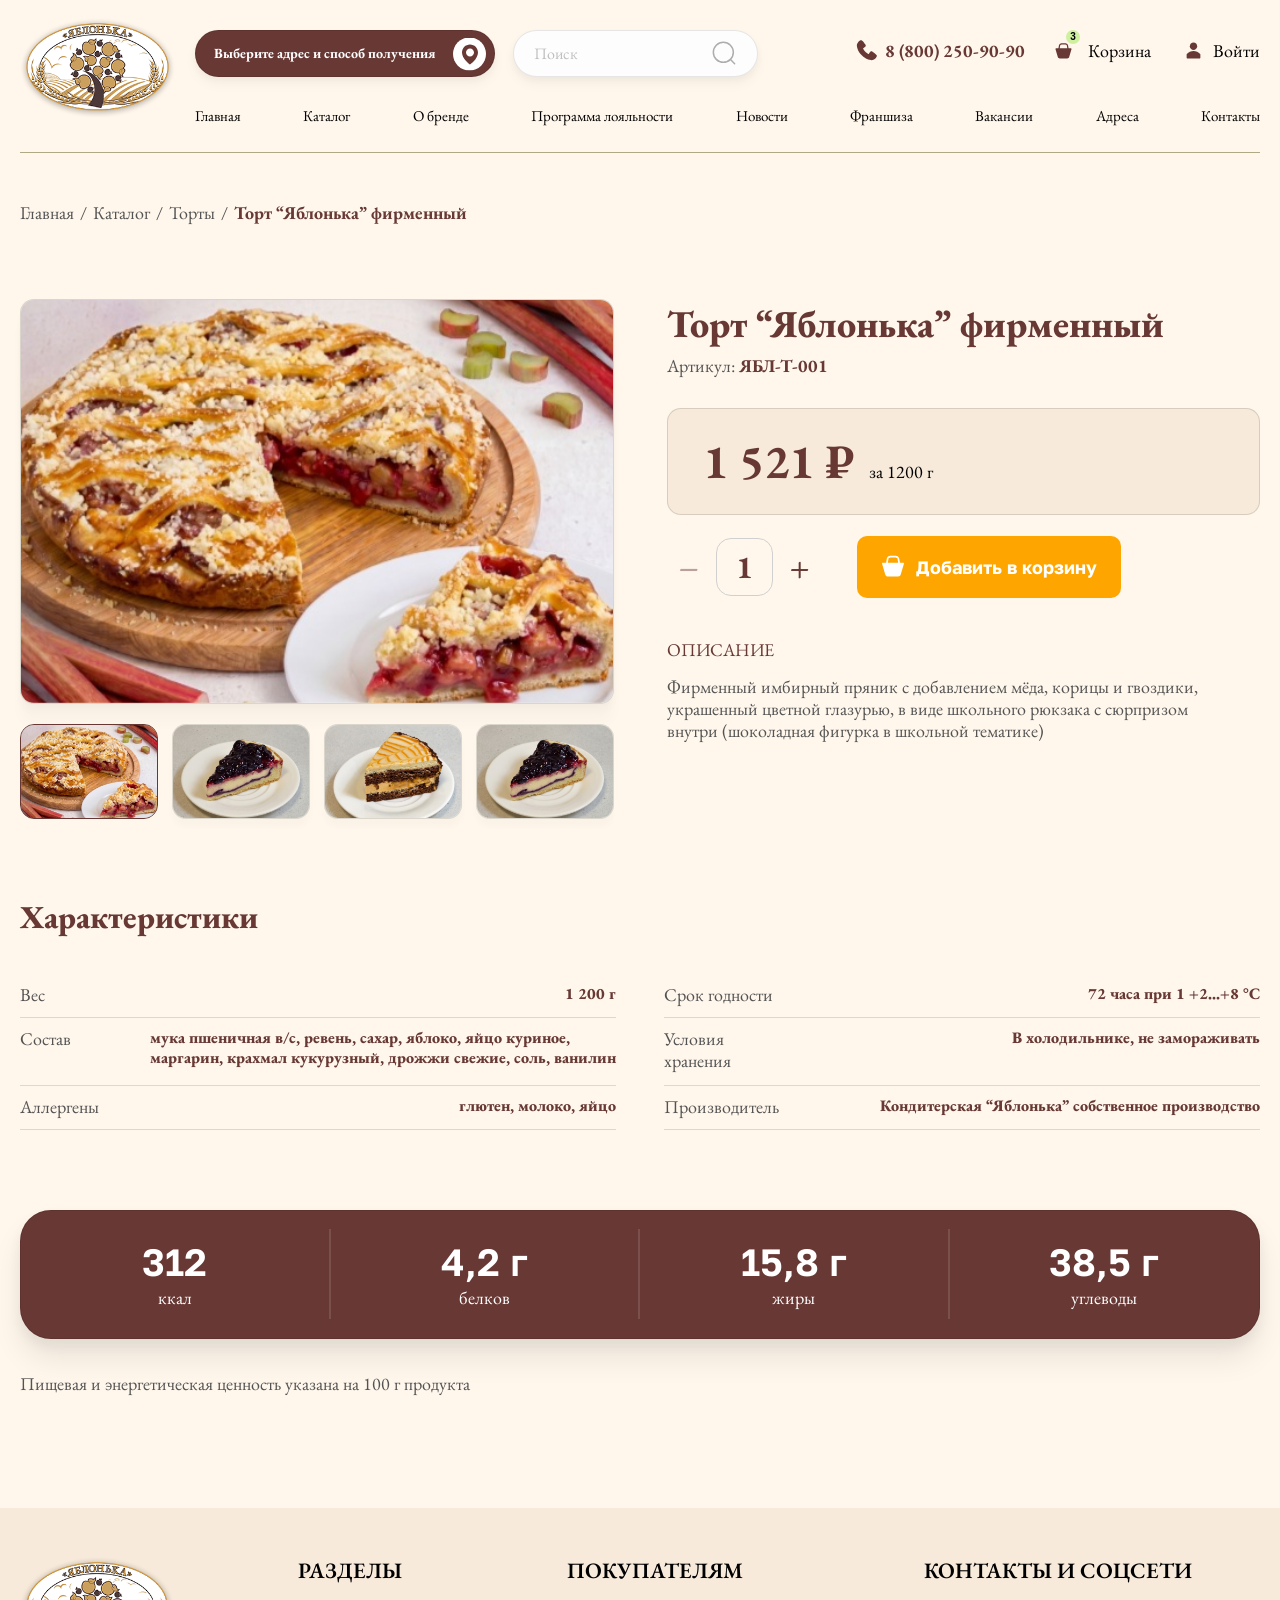
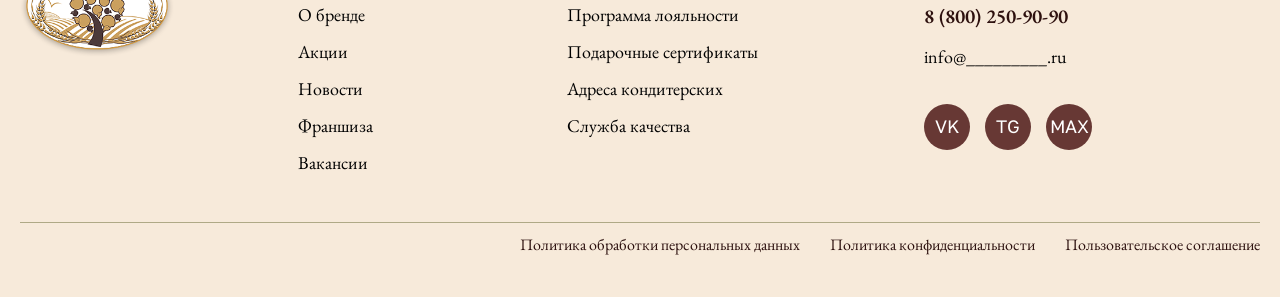
<file: product.html>
<!DOCTYPE html>
<html lang="ru">
  <head>
    <meta charset="UTF-8">
    <meta name="viewport" content="width=device-width, initial-scale=1.0">
    <meta name="description" content="">
    <title>Торт «Яблонька» фирменный — Яблонька</title>
    <link rel="icon" href="images/logo.png" type="image/png">

    <link rel="preconnect" href="https://fonts.googleapis.com">
    <link rel="preconnect" href="https://fonts.gstatic.com" crossorigin>
    <link href="https://fonts.googleapis.com/css2?family=EB+Garamond:wght@400;600;700;800&family=Golos+Text:wght@400;600;700&display=swap" rel="stylesheet">

    <link rel="stylesheet" href="vendor/fancybox/fancybox-6.1.15.css">
    <link rel="stylesheet" href="vendor/select2/select2-4.0.13.min.css">
    <link rel="stylesheet" href="vendor/swiper/swiper-bundle-14.2.0.min.css">
    <link rel="stylesheet" href="css/style.css">
  </head>
  <body>
    <header class="site-header" data-site-header-root>
      <div class="site-header__container">
        <div class="site-header__top">
          <a class="site-header__logo-link" href="index.html" aria-label="Яблонька — главная страница">
            <img class="site-header__logo" src="images/logo.png" alt="Яблонька">
          </a>

          <button class="address-button" type="button" aria-label="Выберите адрес и способ получения" aria-haspopup="dialog" aria-controls="address-modal" data-address-modal-open>
            <span class="address-button__text">Выберите адрес и способ получения</span>
            <span class="address-button__icon-shell" aria-hidden="true">
              <img class="address-button__circle" src="images/address-circle.svg" alt="">
              <img class="address-button__pin" src="images/address-pin.svg" alt="">
            </span>
          </button>

          <form class="site-search site-header__desktop-search" role="search">
            <label class="visually-hidden" for="site-search-desktop">Поиск по сайту</label>
            <input class="site-search__input" id="site-search-desktop" type="search" name="query" placeholder="Поиск">
            <button class="site-search__button" type="submit" aria-label="Найти">
              <img class="site-search__icon" src="images/search.svg" alt="">
            </button>
          </form>

          <a class="site-header__phone" href="tel:88002509090" aria-label="Позвонить по номеру 8 (800) 250-90-90">
            <span class="site-header__phone-icon" aria-hidden="true">
              <img class="site-header__phone-icon-image" src="images/header-decoration.svg" alt="">
            </span>
            <span class="site-header__phone-text">8 (800) 250-90-90</span>
          </a>

          <a class="site-header__cart" href="#" aria-label="Корзина, 3 товара">
            <span class="site-header__cart-icon-shell" aria-hidden="true">
              <img class="site-header__cart-icon" src="images/cart.svg" alt="">
              <span class="site-header__cart-count-shell">
                <img class="site-header__cart-count-circle" src="images/cart-count.svg" alt="">
                <span class="site-header__cart-count">3</span>
              </span>
            </span>
            <span class="site-header__cart-text">Корзина</span>
          </a>

          <a class="site-header__account" href="#">
            <img class="site-header__account-icon" src="images/account.svg" alt="">
            <span>Войти</span>
          </a>

          <button class="site-header__menu-toggle" type="button" aria-expanded="false" aria-controls="site-navigation" aria-label="Открыть меню" data-menu-toggle>
            <span class="site-header__menu-line"></span>
            <span class="site-header__menu-line"></span>
            <span class="site-header__menu-line"></span>
          </button>
        </div>

        <nav class="site-nav" id="site-navigation" aria-label="Основная навигация">
          <div class="site-nav__mobile-tools">
            <form class="site-search site-nav__mobile-search" role="search">
              <label class="visually-hidden" for="site-search-mobile">Поиск по сайту</label>
              <input class="site-search__input" id="site-search-mobile" type="search" name="query" placeholder="Поиск">
              <button class="site-search__button" type="submit" aria-label="Найти">
                <img class="site-search__icon" src="images/search.svg" alt="">
              </button>
            </form>
            <a class="site-nav__mobile-account" href="#">
              <img class="site-nav__mobile-account-icon" src="images/account.svg" alt="">
              <span>Войти</span>
            </a>
          </div>

          <ul class="site-nav__list">
            <li class="site-nav__item"><a class="site-nav__link" href="index.html">Главная</a></li>
            <li class="site-nav__item"><a class="site-nav__link" href="catalog.html">Каталог</a></li>
            <li class="site-nav__item"><a class="site-nav__link" href="about.html">О бренде</a></li>
            <li class="site-nav__item"><a class="site-nav__link" href="loyalty.html">Программа лояльности</a></li>
            <li class="site-nav__item"><a class="site-nav__link" href="#">Новости</a></li>
            <li class="site-nav__item"><a class="site-nav__link" href="#">Франшиза</a></li>
            <li class="site-nav__item"><a class="site-nav__link" href="#">Вакансии</a></li>
            <li class="site-nav__item"><a class="site-nav__link" href="#">Адреса</a></li>
            <li class="site-nav__item"><a class="site-nav__link" href="contacts.html">Контакты</a></li>
          </ul>
        </nav>
      </div>
    </header>

    <main class="product-page">
      <div class="container">
        <nav class="breadcrumbs" aria-label="Хлебные крошки">
          <a class="breadcrumbs__link" href="index.html">Главная</a>
          <span class="breadcrumbs__separator" aria-hidden="true">/</span>
          <a class="breadcrumbs__link" href="catalog.html">Каталог</a>
          <span class="breadcrumbs__separator" aria-hidden="true">/</span>
          <a class="breadcrumbs__link" href="catalog.html">Торты</a>
          <span class="breadcrumbs__separator" aria-hidden="true">/</span>
          <span class="breadcrumbs__current" aria-current="page">Торт “Яблонька” фирменный</span>
        </nav>

        <section class="product" aria-labelledby="product-title">
          <div class="product-gallery" data-product-gallery>
            <div class="product-gallery__slider swiper" tabindex="0" data-product-slider>
              <div class="swiper-wrapper">
                <div class="swiper-slide">
                  <a class="product-gallery__open" href="images/cake-yablonka.png" data-fancybox="product-gallery" aria-label="Открыть фотографию 1">
                    <img class="product-gallery__image" src="images/cake-yablonka.png" alt="" width="510" height="510">
                  </a>
                </div>
                <div class="swiper-slide">
                  <a class="product-gallery__open" href="images/cake-berry-slice.png" data-fancybox="product-gallery" aria-label="Открыть фотографию 2">
                    <img class="product-gallery__image product-gallery__image--berry" src="images/cake-berry-slice.png" alt="" width="510" height="510">
                  </a>
                </div>
                <div class="swiper-slide">
                  <a class="product-gallery__open" href="images/cake-caramel-slice.png" data-fancybox="product-gallery" aria-label="Открыть фотографию 3">
                    <img class="product-gallery__image product-gallery__image--caramel" src="images/cake-caramel-slice.png" alt="" width="510" height="510">
                  </a>
                </div>
                <div class="swiper-slide">
                  <a class="product-gallery__open" href="images/cake-berry-slice.png" data-fancybox="product-gallery" aria-label="Открыть фотографию 4">
                    <img class="product-gallery__image product-gallery__image--berry" src="images/cake-berry-slice.png" alt="" width="510" height="510">
                  </a>
                </div>
              </div>
            </div>

            <div class="product-gallery__thumbnails swiper" role="group" aria-label="Выбор фотографии товара" data-product-thumbnails>
              <div class="swiper-wrapper">
                <div class="swiper-slide">
                  <button class="product-gallery__thumbnail" type="button" aria-label="Показать фотографию 1" aria-current="true" data-product-thumbnail>
                    <img class="product-gallery__image" src="images/cake-yablonka.png" alt="" width="510" height="510">
                  </button>
                </div>
                <div class="swiper-slide">
                  <button class="product-gallery__thumbnail" type="button" aria-label="Показать фотографию 2" data-product-thumbnail>
                    <img class="product-gallery__image product-gallery__image--berry" src="images/cake-berry-slice.png" alt="" width="510" height="510">
                  </button>
                </div>
                <div class="swiper-slide">
                  <button class="product-gallery__thumbnail" type="button" aria-label="Показать фотографию 3" data-product-thumbnail>
                    <img class="product-gallery__image product-gallery__image--caramel" src="images/cake-caramel-slice.png" alt="" width="510" height="510">
                  </button>
                </div>
                <div class="swiper-slide">
                  <button class="product-gallery__thumbnail" type="button" aria-label="Показать фотографию 4" data-product-thumbnail>
                    <img class="product-gallery__image product-gallery__image--berry" src="images/cake-berry-slice.png" alt="" width="510" height="510">
                  </button>
                </div>
              </div>
            </div>
          </div>

          <div class="product__content">
            <h1 class="product__title" id="product-title">Торт “Яблонька” фирменный</h1>
            <p class="product__sku">Артикул: <strong class="product__sku-value">ЯБЛ-Т-001</strong></p>

            <p class="product__price">
              <strong class="product__price-value">1 521 ₽</strong>
              <span class="product__price-unit">за 1200 г</span>
            </p>

            <div class="product__actions">
              <div class="quantity-control" role="group" aria-label="Количество товара" data-product-quantity>
                <button class="quantity-control__button" type="button" aria-label="Уменьшить количество товара" disabled data-quantity-minus>−</button>
                <label class="visually-hidden" for="product-quantity">Количество товара</label>
                <input class="quantity-control__input" id="product-quantity" name="quantity" type="text" inputmode="numeric" pattern="[0-9]*" role="spinbutton" aria-valuemin="1" aria-valuenow="1" value="1" autocomplete="off" data-quantity-input>
                <button class="quantity-control__button" type="button" aria-label="Увеличить количество товара" data-quantity-plus>+</button>
              </div>
              <button class="cart-button cart-button--product" type="button">
                <img class="cart-button__icon" src="images/cart-add.svg" alt="" width="26" height="26">
                <span>Добавить в корзину</span>
              </button>
            </div>

            <section class="product__description" aria-labelledby="product-description-title">
              <h2 class="product__description-title" id="product-description-title">ОПИСАНИЕ</h2>
              <p class="product__description-text">Фирменный имбирный пряник с добавлением мёда, корицы и гвоздики, украшенный цветной глазурью, в виде школьного рюкзака с сюрпризом внутри (шоколадная фигурка в школьной тематике)</p>
            </section>
          </div>
        </section>

        <section class="product-characteristics" aria-labelledby="product-characteristics-title">
          <h2 class="product-characteristics__title" id="product-characteristics-title">Характеристики</h2>
          <div class="product-characteristics__columns">
            <dl class="product-characteristics__list">
              <div class="product-characteristics__row">
                <dt class="product-characteristics__name">Вес</dt>
                <dd class="product-characteristics__value">1 200 г</dd>
              </div>
              <div class="product-characteristics__row product-characteristics__row--composition">
                <dt class="product-characteristics__name">Состав</dt>
                <dd class="product-characteristics__value">мука пшеничная в/с, ревень, сахар, яблоко, яйцо куриное, маргарин, крахмал кукурузный, дрожжи свежие, соль, ванилин</dd>
              </div>
              <div class="product-characteristics__row">
                <dt class="product-characteristics__name">Аллергены</dt>
                <dd class="product-characteristics__value">глютен, молоко, яйцо</dd>
              </div>
            </dl>
            <dl class="product-characteristics__list">
              <div class="product-characteristics__row">
                <dt class="product-characteristics__name">Срок годности</dt>
                <dd class="product-characteristics__value">72 часа при 1 +2...+8 °C</dd>
              </div>
              <div class="product-characteristics__row product-characteristics__row--storage">
                <dt class="product-characteristics__name">Условия хранения</dt>
                <dd class="product-characteristics__value">В холодильнике, не замораживать</dd>
              </div>
              <div class="product-characteristics__row">
                <dt class="product-characteristics__name">Производитель</dt>
                <dd class="product-characteristics__value">Кондитерская “Яблонька” собственное производство</dd>
              </div>
            </dl>
          </div>
        </section>

        <section class="product-nutrition" aria-label="Пищевая и энергетическая ценность">
          <div class="brand-stats product-nutrition__stats">
            <div class="brand-stats__item">
              <strong class="brand-stats__value">312</strong>
              <span class="brand-stats__label">ккал</span>
            </div>
            <div class="brand-stats__item">
              <strong class="brand-stats__value">4,2 г</strong>
              <span class="brand-stats__label">белков</span>
            </div>
            <div class="brand-stats__item">
              <strong class="brand-stats__value">15,8 г</strong>
              <span class="brand-stats__label">жиры</span>
            </div>
            <div class="brand-stats__item">
              <strong class="brand-stats__value">38,5 г</strong>
              <span class="brand-stats__label">углеводы</span>
            </div>
          </div>
          <p class="product-nutrition__note">Пищевая и энергетическая ценность указана на 100 г продукта</p>
        </section>
      </div>
    </main>

    <footer class="site-footer">
      <div class="container">
        <div class="site-footer__top">
          <div class="site-footer__brand">
            <a class="site-footer__logo-link" href="index.html" aria-label="Яблонька — главная страница">
              <img class="site-footer__logo" src="images/logo.png" alt="Яблонька">
            </a>
          </div>

          <section class="site-footer__column" aria-labelledby="footer-sections">
            <h2 class="site-footer__title" id="footer-sections">РАЗДЕЛЫ</h2>
            <ul class="site-footer__list">
              <li><a class="site-footer__link" href="about.html">О бренде</a></li>
              <li><a class="site-footer__link" href="#">Акции</a></li>
              <li><a class="site-footer__link" href="#">Новости</a></li>
              <li><a class="site-footer__link" href="#">Франшиза</a></li>
              <li><a class="site-footer__link" href="#">Вакансии</a></li>
            </ul>
          </section>

          <section class="site-footer__column" aria-labelledby="footer-customers">
            <h2 class="site-footer__title" id="footer-customers">ПОКУПАТЕЛЯМ</h2>
            <ul class="site-footer__list">
              <li><a class="site-footer__link" href="loyalty.html">Программа лояльности</a></li>
              <li><a class="site-footer__link" href="#">Подарочные сертификаты</a></li>
              <li><a class="site-footer__link" href="#">Адреса кондитерских</a></li>
              <li><a class="site-footer__link" href="contacts.html#quality-service">Служба качества</a></li>
            </ul>
          </section>

          <section class="site-footer__contacts" aria-labelledby="footer-contacts">
            <h2 class="site-footer__title" id="footer-contacts">КОНТАКТЫ И СОЦСЕТИ</h2>
            <a class="site-footer__phone" href="tel:88002509090">8 (800) 250-90-90</a>
            <a class="site-footer__email" href="mailto:info@_________.ru">info@_________.ru</a>
            <div class="site-footer__socials">
              <a class="site-footer__social-link" href="#" aria-label="VK">
                <span class="site-footer__social-label">VK</span>
              </a>
              <a class="site-footer__social-link" href="#" aria-label="TG">
                <span class="site-footer__social-label">TG</span>
              </a>
              <a class="site-footer__social-link" href="#" aria-label="TG">
                <span class="site-footer__social-label">MAX</span>
              </a>
            </div>
          </section>
        </div>

        <div class="site-footer__bottom">
          <a class="site-footer__legal-link" href="#">Политика обработки персональных данных</a>
          <a class="site-footer__legal-link" href="#">Политика конфиденциальности</a>
          <a class="site-footer__legal-link" href="#">Пользовательское соглашение</a>
        </div>
      </div>
    </footer>

    <div class="address-modal" id="address-modal" data-display="block" data-selectable>
      <div class="address-modal__window">
        <div class="address-modal__header">
          <h2 class="address-modal__title" id="address-modal-title">Мои адреса</h2>
          <button class="address-modal__close" type="button" aria-label="Закрыть окно выбора адреса" data-address-modal-close data-fancybox-close autofocus>
            <img class="address-modal__close-icon" src="images/modal-close.svg" alt="" width="29" height="29">
          </button>
        </div>

        <form class="address-modal__form" data-address-form>
          <div class="address-tabs" role="tablist" aria-label="Способ получения заказа">
            <button class="address-tabs__tab address-tabs__tab--active" id="address-tab-delivery" type="button" role="tab" aria-selected="true" aria-controls="address-panel-delivery" data-address-tab="delivery">
              <span class="address-tabs__icon-shell" aria-hidden="true">
                <img class="address-tabs__icon address-tabs__icon--default" src="images/delivery.svg" alt="" width="24" height="24">
                <img class="address-tabs__icon address-tabs__icon--active" src="images/delivery-active.svg" alt="" width="24" height="24">
              </span>
              Доставка
            </button>
            <button class="address-tabs__tab" id="address-tab-pickup" type="button" role="tab" aria-selected="false" aria-controls="address-panel-pickup" tabindex="-1" data-address-tab="pickup">
              <span class="address-tabs__icon-shell address-tabs__icon-shell--pickup" aria-hidden="true">
                <img class="address-tabs__icon address-tabs__icon--default" src="images/pickup.svg" alt="" width="21" height="19">
                <img class="address-tabs__icon address-tabs__icon--active" src="images/pickup-active.svg" alt="" width="21" height="19">
              </span>
              Самовывоз
            </button>
          </div>

          <p class="address-modal__description" id="address-modal-description">От указанного адреса и способа получения заказа зависит ассортимент и цены на товары</p>

          <div class="address-modal__panel" id="address-panel-delivery" role="tabpanel" aria-labelledby="address-tab-delivery" data-address-panel="delivery">
            <div class="address-modal__delivery-fields">
              <div class="address-select">
                <label class="visually-hidden" for="delivery-address">Улица доставки</label>
                <select class="address-select__input" id="delivery-address" name="delivery-address" data-address-select="delivery" data-placeholder="Введите улицу доставки" required>
                  <option value=""></option>
                </select>
                <button class="address-select__clear" type="button" aria-label="Очистить улицу доставки" hidden data-address-clear="delivery"></button>
              </div>
              <div class="address-modal__house-field">
                <label class="visually-hidden" for="delivery-house">Номер дома</label>
                <input class="address-modal__house-input" id="delivery-house" name="delivery-house" type="text" autocomplete="address-line2" placeholder="Дом" required data-address-house>
              </div>
            </div>
          </div>

          <div class="address-modal__panel address-modal__panel--pickup" id="address-panel-pickup" role="tabpanel" aria-labelledby="address-tab-pickup" hidden data-address-panel="pickup">
            <button class="address-modal__map-link" type="button" data-pickup-map-open>Посмотреть все ПВЗ на карте</button>
            <div class="address-select">
              <label class="visually-hidden" for="pickup-address">Адрес кондитерской для самовывоза</label>
              <select class="address-select__input" id="pickup-address" name="pickup-address" data-address-select="pickup" data-placeholder="Выберите адрес кондитерской">
                <option value=""></option>
              </select>
              <button class="address-select__clear" type="button" aria-label="Очистить адрес самовывоза" hidden data-address-clear="pickup"></button>
            </div>
          </div>

          <button class="address-modal__confirm" type="submit" disabled>Подтвердить</button>
        </form>
      </div>
    </div>

    <div class="pickup-map" id="pickup-map" data-display="block" data-selectable>
      <div class="pickup-map__window">
        <div class="pickup-map__header">
          <h2 class="pickup-map__title" id="pickup-map-title">Пункты самовывоза</h2>
          <button class="pickup-map__close" type="button" aria-label="Закрыть карту пунктов самовывоза" data-pickup-map-close data-fancybox-close>
            <img src="images/modal-close.svg" alt="" width="29" height="29">
          </button>
        </div>
        <p class="pickup-map__description">Выберите кондитерскую на карте</p>
        <div class="pickup-map__map-shell" data-pickup-map-shell role="group" tabindex="0" aria-label="Карта пунктов самовывоза" aria-describedby="pickup-map-keyboard-help">
          <p class="visually-hidden" id="pickup-map-keyboard-help">Переключайте пункты стрелками, затем нажмите Enter, чтобы перейти к кнопке «Выбрать».</p>
          <div class="pickup-map__canvas" data-pickup-map-canvas aria-label="Карта пунктов самовывоза"></div>
          <p class="pickup-map__status" data-pickup-map-status role="status">Загружаем карту…</p>
          <article class="pickup-map__card" data-pickup-map-card hidden>
            <h3 class="pickup-map__card-title" data-pickup-shop-name></h3>
            <p class="pickup-map__card-address" data-pickup-shop-address></p>
            <p class="pickup-map__card-detail" data-pickup-shop-hours></p>
            <p class="pickup-map__card-detail" data-pickup-shop-phone></p>
            <p class="pickup-map__card-detail" data-pickup-shop-descr></p>
            <button class="pickup-map__select" type="button" data-pickup-map-select>Выбрать</button>
          </article>
        </div>
      </div>
    </div>

    <script src="vendor/jquery/jquery-3.7.1.min.js" defer></script>
    <script src="vendor/select2/select2-4.0.13.min.js" defer></script>
    <script src="vendor/fancybox/fancybox-6.1.15.umd.js" defer></script>
    <script src="vendor/swiper/swiper-bundle-14.2.0.min.js" defer></script>
    <script type="module" src="js/app.js"></script>
  </body>
</html>
</file>
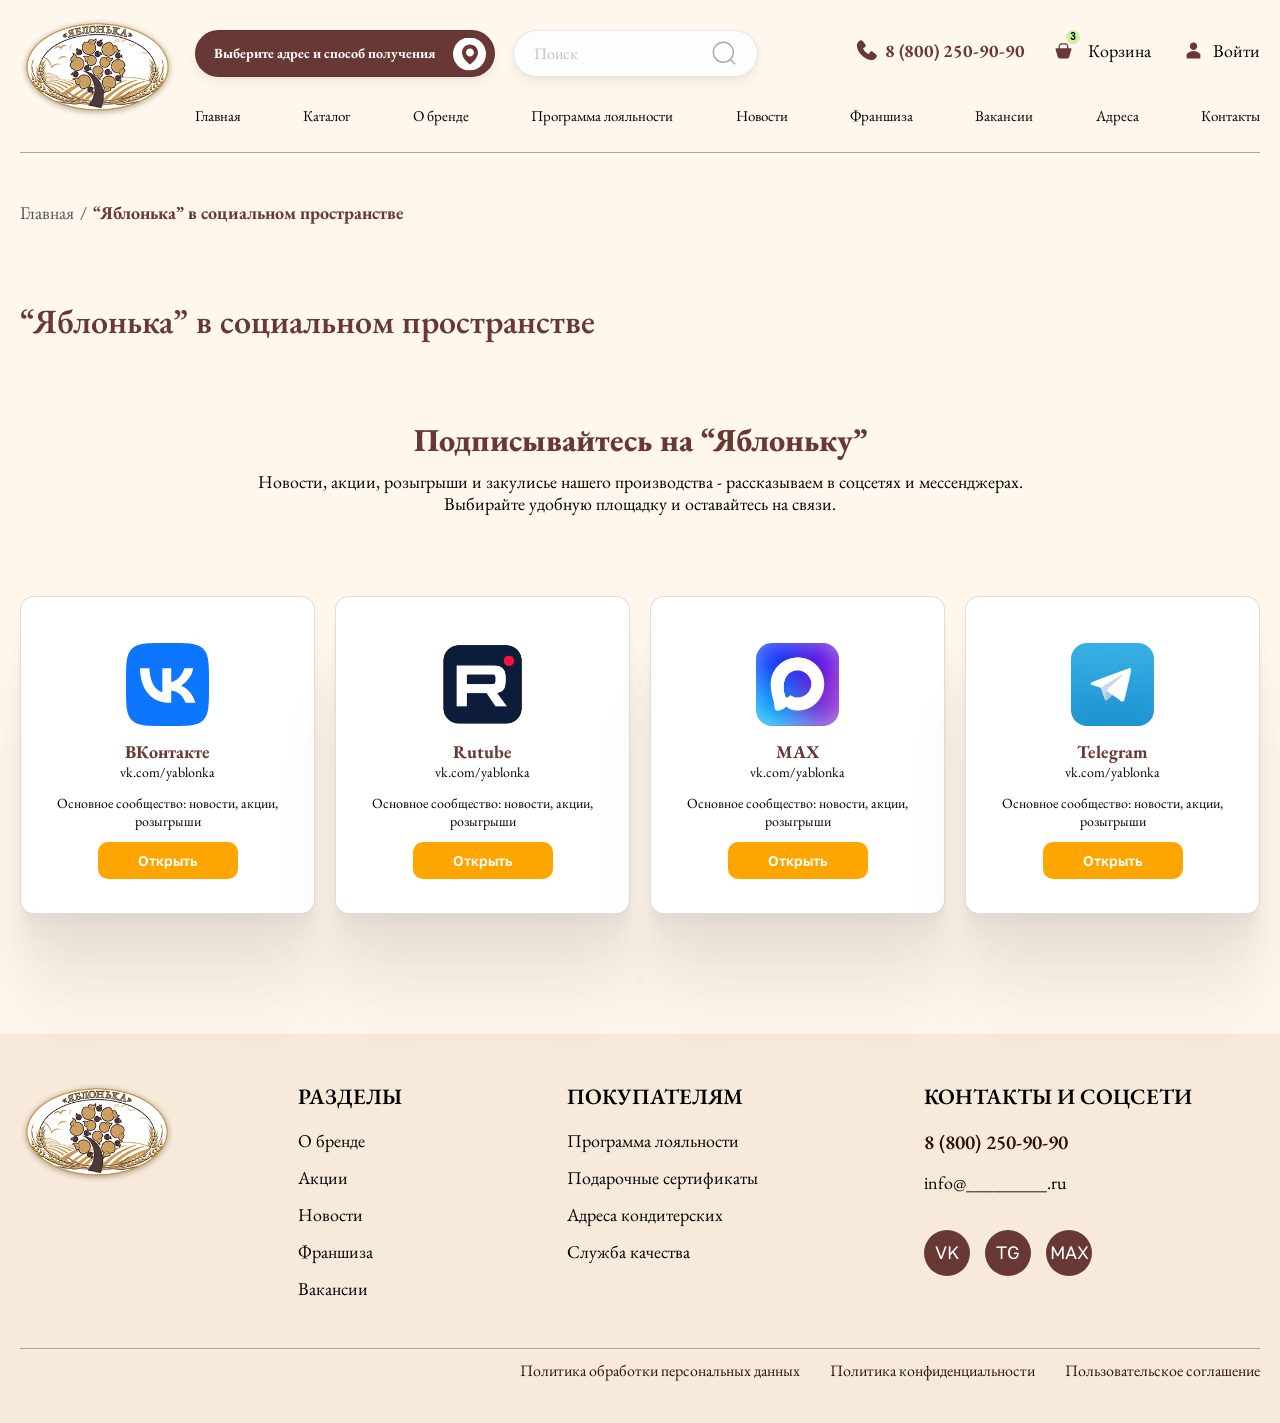
<file: social.html>
<!DOCTYPE html>
<html lang="ru">
  <head>
    <meta charset="UTF-8">
    <meta name="viewport" content="width=device-width, initial-scale=1.0">
    <meta name="description" content="">
    <title>“Яблонька” в социальном пространстве</title>
    <link rel="icon" href="images/logo.png" type="image/png">

    <link rel="preconnect" href="https://fonts.googleapis.com">
    <link rel="preconnect" href="https://fonts.gstatic.com" crossorigin>
    <link href="https://fonts.googleapis.com/css2?family=EB+Garamond:wght@400;600;700;800&family=Golos+Text:wght@400;600;700&display=swap" rel="stylesheet">

    <link rel="stylesheet" href="vendor/fancybox/fancybox-6.1.15.css">
    <link rel="stylesheet" href="vendor/select2/select2-4.0.13.min.css">
    <link rel="stylesheet" href="css/style.css">
  </head>
  <body>
    <header class="site-header" data-site-header-root>
      <div class="site-header__container">
        <div class="site-header__top">
          <a class="site-header__logo-link" href="index.html" aria-label="Яблонька — главная страница">
            <img class="site-header__logo" src="images/logo.png" alt="Яблонька">
          </a>

          <button class="address-button" type="button" aria-label="Выберите адрес и способ получения" aria-haspopup="dialog" aria-controls="address-modal" data-address-modal-open>
            <span class="address-button__text">Выберите адрес и способ получения</span>
            <span class="address-button__icon-shell" aria-hidden="true">
              <img class="address-button__circle" src="images/address-circle.svg" alt="">
              <img class="address-button__pin" src="images/address-pin.svg" alt="">
            </span>
          </button>

          <form class="site-search site-header__desktop-search" role="search">
            <label class="visually-hidden" for="site-search-desktop">Поиск по сайту</label>
            <input class="site-search__input" id="site-search-desktop" type="search" name="query" placeholder="Поиск">
            <button class="site-search__button" type="submit" aria-label="Найти">
              <img class="site-search__icon" src="images/search.svg" alt="">
            </button>
          </form>

          <a class="site-header__phone" href="tel:88002509090" aria-label="Позвонить по номеру 8 (800) 250-90-90">
            <span class="site-header__phone-icon" aria-hidden="true">
              <img class="site-header__phone-icon-image" src="images/header-decoration.svg" alt="">
            </span>
            <span class="site-header__phone-text">8 (800) 250-90-90</span>
          </a>

          <a class="site-header__cart" href="#" aria-label="Корзина, 3 товара">
            <span class="site-header__cart-icon-shell" aria-hidden="true">
              <img class="site-header__cart-icon" src="images/cart.svg" alt="">
              <span class="site-header__cart-count-shell">
                <img class="site-header__cart-count-circle" src="images/cart-count.svg" alt="">
                <span class="site-header__cart-count">3</span>
              </span>
            </span>
            <span class="site-header__cart-text">Корзина</span>
          </a>

          <a class="site-header__account" href="#">
            <img class="site-header__account-icon" src="images/account.svg" alt="">
            <span>Войти</span>
          </a>

          <button class="site-header__menu-toggle" type="button" aria-expanded="false" aria-controls="site-navigation" aria-label="Открыть меню" data-menu-toggle>
            <span class="site-header__menu-line"></span>
            <span class="site-header__menu-line"></span>
            <span class="site-header__menu-line"></span>
          </button>
        </div>

        <nav class="site-nav" id="site-navigation" aria-label="Основная навигация">
          <div class="site-nav__mobile-tools">
            <form class="site-search site-nav__mobile-search" role="search">
              <label class="visually-hidden" for="site-search-mobile">Поиск по сайту</label>
              <input class="site-search__input" id="site-search-mobile" type="search" name="query" placeholder="Поиск">
              <button class="site-search__button" type="submit" aria-label="Найти">
                <img class="site-search__icon" src="images/search.svg" alt="">
              </button>
            </form>
            <a class="site-nav__mobile-account" href="#">
              <img class="site-nav__mobile-account-icon" src="images/account.svg" alt="">
              <span>Войти</span>
            </a>
          </div>

          <ul class="site-nav__list">
            <li class="site-nav__item"><a class="site-nav__link" href="index.html">Главная</a></li>
            <li class="site-nav__item"><a class="site-nav__link" href="catalog.html">Каталог</a></li>
            <li class="site-nav__item"><a class="site-nav__link" href="about.html">О бренде</a></li>
            <li class="site-nav__item"><a class="site-nav__link" href="loyalty.html">Программа лояльности</a></li>
            <li class="site-nav__item"><a class="site-nav__link" href="#">Новости</a></li>
            <li class="site-nav__item"><a class="site-nav__link" href="#">Франшиза</a></li>
            <li class="site-nav__item"><a class="site-nav__link" href="#">Вакансии</a></li>
            <li class="site-nav__item"><a class="site-nav__link" href="#">Адреса</a></li>
            <li class="site-nav__item"><a class="site-nav__link" href="contacts.html">Контакты</a></li>
          </ul>
        </nav>
      </div>
    </header>

    <main class="social-page">
      <div class="container">
        <nav class="breadcrumbs" aria-label="Хлебные крошки">
          <a class="breadcrumbs__link" href="index.html">Главная</a>
          <span class="breadcrumbs__separator" aria-hidden="true">/</span>
          <span class="breadcrumbs__current" aria-current="page">“Яблонька” в социальном пространстве</span>
        </nav>

        <h1 class="social-page__title">“Яблонька” в социальном пространстве</h1>

        <section class="social-follow" aria-labelledby="social-follow-title">
          <h2 class="social-follow__title" id="social-follow-title">Подписывайтесь на “Яблоньку”</h2>
          <p class="social-follow__description">
            Новости, акции, розыгрыши и закулисье нашего производства - рассказываем в соцсетях и мессенджерах.<br>
            Выбирайте удобную площадку и оставайтесь на связи.
          </p>

          <div class="social-follow__grid">
            <article class="social-card">
              <span class="social-card__icon-shell" aria-hidden="true">
                <img class="social-card__icon" src="images/social/vk.svg" alt="" width="83" height="83">
              </span>
              <h3 class="social-card__title">ВКонтакте</h3>
              <p class="social-card__address">vk.com/yablonka</p>
              <p class="social-card__description">Основное сообщество: новости, акции, розыгрыши</p>
              <a target="_blank" class="social-card__link" href="#" aria-label="Открыть страницу Яблоньки во ВКонтакте">Открыть</a>
            </article>

            <article class="social-card">
              <span class="social-card__icon-shell" aria-hidden="true">
                <img class="social-card__icon" src="images/social/rutube.png" alt="" width="83" height="83">
              </span>
              <h3 class="social-card__title">Rutube</h3>
              <p class="social-card__address">vk.com/yablonka</p>
              <p class="social-card__description">Основное сообщество: новости, акции, розыгрыши</p>
              <a target="_blank" class="social-card__link" href="#" aria-label="Открыть страницу Яблоньки на Rutube">Открыть</a>
            </article>

            <article class="social-card">
              <span class="social-card__icon-shell" aria-hidden="true">
                <img class="social-card__icon" src="images/social/max.png" alt="" width="83" height="83">
              </span>
              <h3 class="social-card__title">MAX</h3>
              <p class="social-card__address">vk.com/yablonka</p>
              <p class="social-card__description">Основное сообщество: новости, акции, розыгрыши</p>
              <a target="_blank" class="social-card__link" href="#" aria-label="Открыть страницу Яблоньки в MAX">Открыть</a>
            </article>

            <article class="social-card">
              <span class="social-card__icon-shell social-card__icon-shell--telegram" aria-hidden="true">
                <img class="social-card__icon social-card__icon--telegram" src="images/social/telegram.png" alt="" width="75" height="75">
              </span>
              <h3 class="social-card__title">Telegram</h3>
              <p class="social-card__address">vk.com/yablonka</p>
              <p class="social-card__description">Основное сообщество: новости, акции, розыгрыши</p>
              <a target="_blank" class="social-card__link" href="#" aria-label="Открыть страницу Яблоньки в Telegram">Открыть</a>
            </article>
          </div>
        </section>
      </div>
    </main>

    <footer class="site-footer">
      <div class="container">
        <div class="site-footer__top">
          <div class="site-footer__brand">
            <a class="site-footer__logo-link" href="index.html" aria-label="Яблонька — главная страница">
              <img class="site-footer__logo" src="images/logo.png" alt="Яблонька">
            </a>
          </div>

          <section class="site-footer__column" aria-labelledby="footer-sections">
            <h2 class="site-footer__title" id="footer-sections">РАЗДЕЛЫ</h2>
            <ul class="site-footer__list">
              <li><a class="site-footer__link" href="about.html">О бренде</a></li>
              <li><a class="site-footer__link" href="#">Акции</a></li>
              <li><a class="site-footer__link" href="#">Новости</a></li>
              <li><a class="site-footer__link" href="#">Франшиза</a></li>
              <li><a class="site-footer__link" href="#">Вакансии</a></li>
            </ul>
          </section>

          <section class="site-footer__column" aria-labelledby="footer-customers">
            <h2 class="site-footer__title" id="footer-customers">ПОКУПАТЕЛЯМ</h2>
            <ul class="site-footer__list">
              <li><a class="site-footer__link" href="loyalty.html">Программа лояльности</a></li>
              <li><a class="site-footer__link" href="#">Подарочные сертификаты</a></li>
              <li><a class="site-footer__link" href="#">Адреса кондитерских</a></li>
              <li><a class="site-footer__link" href="contacts.html#quality-service">Служба качества</a></li>
            </ul>
          </section>

          <section class="site-footer__contacts" aria-labelledby="footer-contacts">
            <h2 class="site-footer__title" id="footer-contacts">КОНТАКТЫ И СОЦСЕТИ</h2>
            <a class="site-footer__phone" href="tel:88002509090">8 (800) 250-90-90</a>
            <a class="site-footer__email" href="mailto:info@_________.ru">info@_________.ru</a>
            <div class="site-footer__socials">
              <a class="site-footer__social-link" href="#" aria-label="VK">
                <span class="site-footer__social-label">VK</span>
              </a>
              <a class="site-footer__social-link" href="#" aria-label="TG">
                <span class="site-footer__social-label">TG</span>
              </a>
              <a class="site-footer__social-link" href="#" aria-label="TG">
                <span class="site-footer__social-label">MAX</span>
              </a>
            </div>
          </section>
        </div>

        <div class="site-footer__bottom">
          <a class="site-footer__legal-link" href="#">Политика обработки персональных данных</a>
          <a class="site-footer__legal-link" href="#">Политика конфиденциальности</a>
          <a class="site-footer__legal-link" href="#">Пользовательское соглашение</a>
        </div>
      </div>
    </footer>

    <div class="address-modal" id="address-modal" data-display="block" data-selectable>
      <div class="address-modal__window">
        <div class="address-modal__header">
          <h2 class="address-modal__title" id="address-modal-title">Мои адреса</h2>
          <button class="address-modal__close" type="button" aria-label="Закрыть окно выбора адреса" data-address-modal-close data-fancybox-close autofocus>
            <img class="address-modal__close-icon" src="images/modal-close.svg" alt="" width="29" height="29">
          </button>
        </div>

        <form class="address-modal__form" data-address-form>
          <div class="address-tabs" role="tablist" aria-label="Способ получения заказа">
            <button class="address-tabs__tab address-tabs__tab--active" id="address-tab-delivery" type="button" role="tab" aria-selected="true" aria-controls="address-panel-delivery" data-address-tab="delivery">
              <span class="address-tabs__icon-shell" aria-hidden="true">
                <img class="address-tabs__icon address-tabs__icon--default" src="images/delivery.svg" alt="" width="24" height="24">
                <img class="address-tabs__icon address-tabs__icon--active" src="images/delivery-active.svg" alt="" width="24" height="24">
              </span>
              Доставка
            </button>
            <button class="address-tabs__tab" id="address-tab-pickup" type="button" role="tab" aria-selected="false" aria-controls="address-panel-pickup" tabindex="-1" data-address-tab="pickup">
              <span class="address-tabs__icon-shell address-tabs__icon-shell--pickup" aria-hidden="true">
                <img class="address-tabs__icon address-tabs__icon--default" src="images/pickup.svg" alt="" width="21" height="19">
                <img class="address-tabs__icon address-tabs__icon--active" src="images/pickup-active.svg" alt="" width="21" height="19">
              </span>
              Самовывоз
            </button>
          </div>

          <p class="address-modal__description" id="address-modal-description">От указанного адреса и способа получения заказа зависит ассортимент и цены на товары</p>

          <div class="address-modal__panel" id="address-panel-delivery" role="tabpanel" aria-labelledby="address-tab-delivery" data-address-panel="delivery">
            <div class="address-modal__delivery-fields">
              <div class="address-select">
                <label class="visually-hidden" for="delivery-address">Улица доставки</label>
                <select class="address-select__input" id="delivery-address" name="delivery-address" data-address-select="delivery" data-placeholder="Введите улицу доставки" required>
                  <option value=""></option>
                </select>
                <button class="address-select__clear" type="button" aria-label="Очистить улицу доставки" hidden data-address-clear="delivery"></button>
              </div>
              <div class="address-modal__house-field">
                <label class="visually-hidden" for="delivery-house">Номер дома</label>
                <input class="address-modal__house-input" id="delivery-house" name="delivery-house" type="text" autocomplete="address-line2" placeholder="Дом" required data-address-house>
              </div>
            </div>
          </div>

          <div class="address-modal__panel address-modal__panel--pickup" id="address-panel-pickup" role="tabpanel" aria-labelledby="address-tab-pickup" hidden data-address-panel="pickup">
            <button class="address-modal__map-link" type="button" data-pickup-map-open>Посмотреть все ПВЗ на карте</button>
            <div class="address-select">
              <label class="visually-hidden" for="pickup-address">Адрес кондитерской для самовывоза</label>
              <select class="address-select__input" id="pickup-address" name="pickup-address" data-address-select="pickup" data-placeholder="Выберите адрес кондитерской">
                <option value=""></option>
              </select>
              <button class="address-select__clear" type="button" aria-label="Очистить адрес самовывоза" hidden data-address-clear="pickup"></button>
            </div>
          </div>

          <button class="address-modal__confirm" type="submit" disabled>Подтвердить</button>
        </form>
      </div>
    </div>

    <div class="pickup-map" id="pickup-map" data-display="block" data-selectable>
      <div class="pickup-map__window">
        <div class="pickup-map__header">
          <h2 class="pickup-map__title" id="pickup-map-title">Пункты самовывоза</h2>
          <button class="pickup-map__close" type="button" aria-label="Закрыть карту пунктов самовывоза" data-pickup-map-close data-fancybox-close>
            <img src="images/modal-close.svg" alt="" width="29" height="29">
          </button>
        </div>
        <p class="pickup-map__description">Выберите кондитерскую на карте</p>
        <div class="pickup-map__map-shell" data-pickup-map-shell role="group" tabindex="0" aria-label="Карта пунктов самовывоза" aria-describedby="pickup-map-keyboard-help">
          <p class="visually-hidden" id="pickup-map-keyboard-help">Переключайте пункты стрелками, затем нажмите Enter, чтобы перейти к кнопке «Выбрать».</p>
          <div class="pickup-map__canvas" data-pickup-map-canvas aria-label="Карта пунктов самовывоза"></div>
          <p class="pickup-map__status" data-pickup-map-status role="status">Загружаем карту…</p>
          <article class="pickup-map__card" data-pickup-map-card hidden>
            <h3 class="pickup-map__card-title" data-pickup-shop-name></h3>
            <p class="pickup-map__card-address" data-pickup-shop-address></p>
            <p class="pickup-map__card-detail" data-pickup-shop-hours></p>
            <p class="pickup-map__card-detail" data-pickup-shop-phone></p>
            <p class="pickup-map__card-detail" data-pickup-shop-descr></p>
            <button class="pickup-map__select" type="button" data-pickup-map-select>Выбрать</button>
          </article>
        </div>
      </div>
    </div>

    <script src="vendor/jquery/jquery-3.7.1.min.js" defer></script>
    <script src="vendor/select2/select2-4.0.13.min.js" defer></script>
    <script src="vendor/fancybox/fancybox-6.1.15.umd.js" defer></script>
    <script type="module" src="js/app.js"></script>
  </body>
</html>
</file>
<file: css/style.css>
@import url("./base.css");
@import url("./components.css");
@import url("./address-modal.css");
@import url("./pages/index.css");
@import url("./pages/about.css");
@import url("./pages/catalog.css");
@import url("./pages/product.css");
@import url("./pages/loyalty.css");
@import url("./pages/contacts.css");
@import url("./pages/social.css");
</file>
